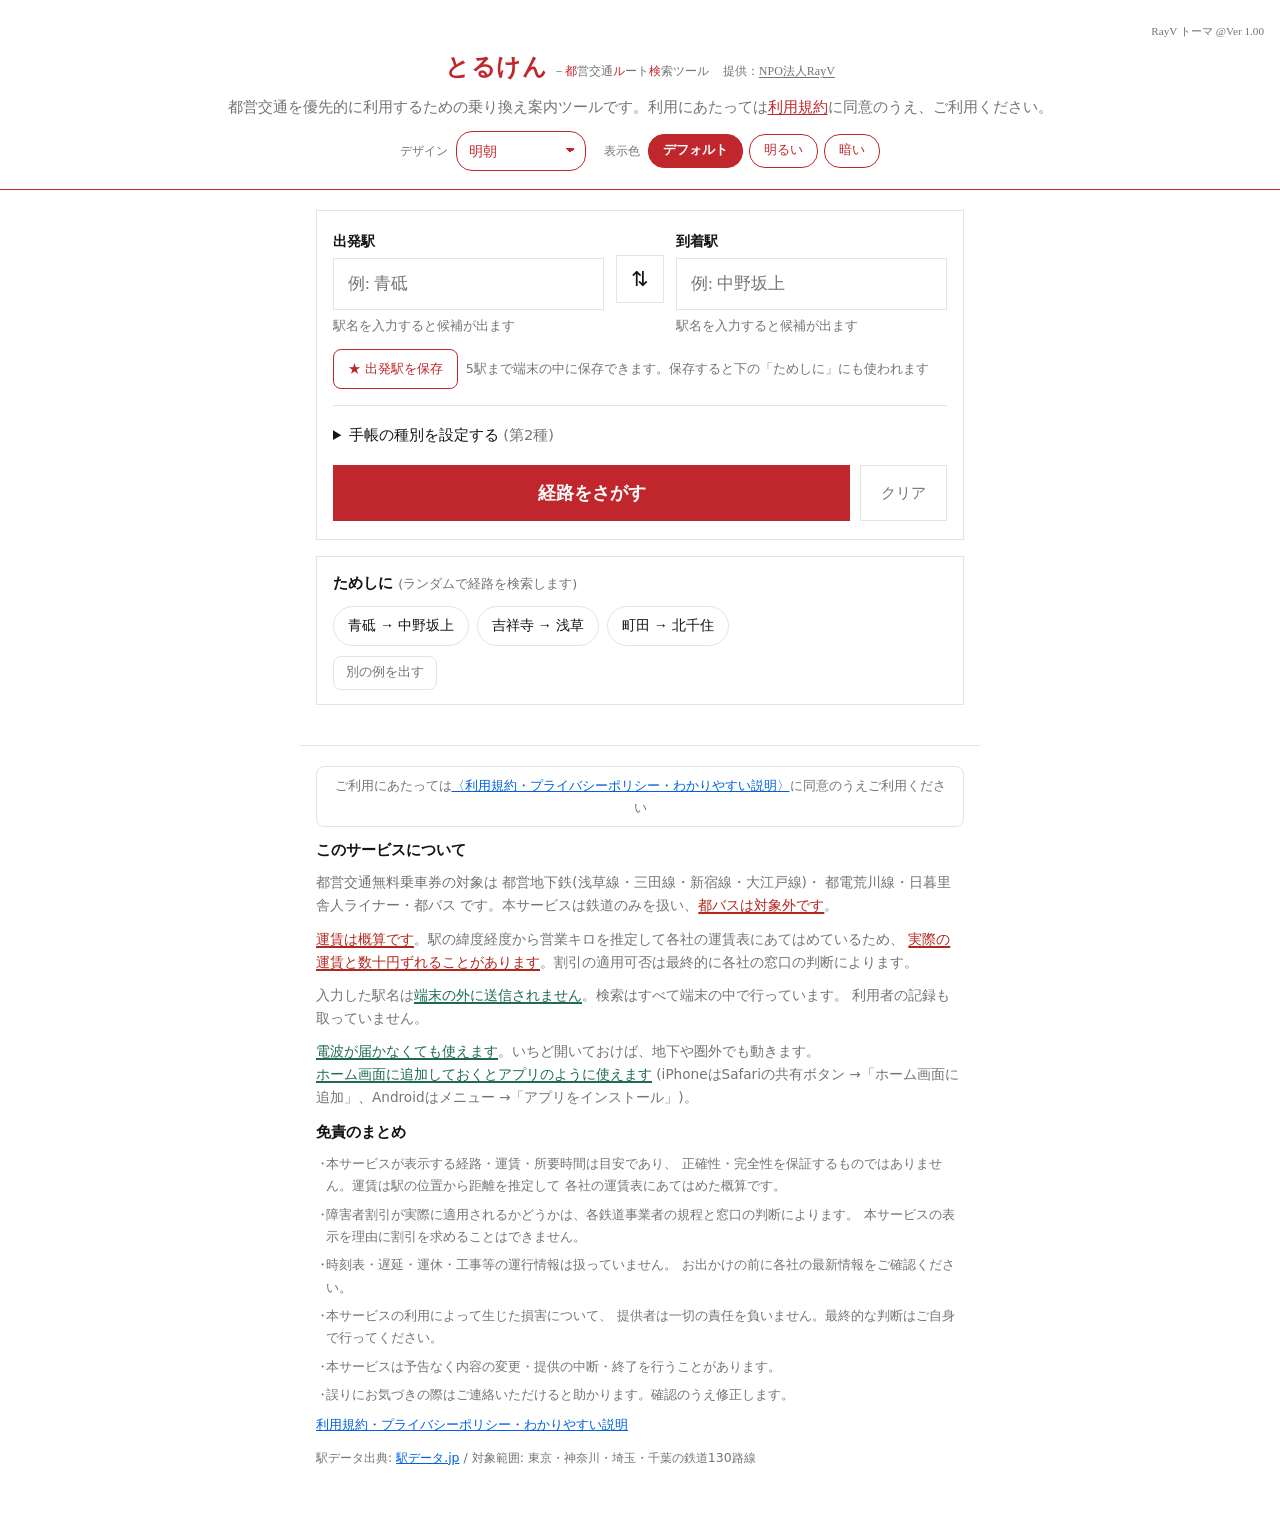
<file: index.html>
<!DOCTYPE html>
<html lang="ja">
<head>
<meta charset="UTF-8" />
<meta name="viewport" content="width=device-width, initial-scale=1.0" />
<title>とるけん－都営交通ルート検索ツール</title>
<meta name="description" content="都営交通を優先的に利用するための乗り換え案内ツール。都営交通無料乗車券をお持ちの方に向けて、出発する駅から目的の駅まで、都営線を最大限に使う経路と概算運賃を案内します。" />
<link rel="stylesheet" href="style.css" />

<link rel="manifest" href="manifest.webmanifest" />
<meta name="theme-color" content="#c0272d" />
<link rel="icon" href="icons/favicon-32.png" sizes="32x32" />
<link rel="apple-touch-icon" href="icons/apple-touch-icon.png" />
<meta name="apple-mobile-web-app-capable" content="yes" />
<meta name="apple-mobile-web-app-status-bar-style" content="default" />
<meta name="apple-mobile-web-app-title" content="とるけん" />
</head>
<body>

<a class="skip-link" href="#result">検索結果へ移動</a>

<div id="updateBar" class="update-bar" role="status" hidden>
  <span>新しいデータがあります。</span>
  <button type="button" id="updateBtn">更新する</button>
</div>

<header class="site-header">
  <div class="ver-badge" id="verBadge">RayV トーマ @Ver 1.00</div>
  <!-- 「とるけん」の由来が読み取れるよう、都営交通ルート検索の
       「都」「ル」「検」だけ色を変えている(太字にはしない) -->
  <h1>とるけん<small class="title-formal">－<span class="tr-hl">都</span>営交通<span class="tr-hl">ル</span>ート<span class="tr-hl">検</span>索ツール <span class="title-provider">提供：<a href="https://x.com/rayv_staff" target="_blank" rel="noopener">NPO法人RayV</a></span></small></h1>
  <p class="tagline">都営交通を優先的に利用するための乗り換え案内ツールです。利用にあたっては<a href="rayv_toruken_kiyaku_policy.html">利用規約</a>に同意のうえ、ご利用ください。</p>
  <div class="look-switch">
    <div class="skin-switch">
      <label class="sw-label" for="skinSelect">デザイン</label>
      <select id="skinSelect">
        <option value="mincho">明朝</option>
        <option value="sign">サインボード</option>
        <option value="ticket">きっぷ</option>
        <option value="block">ブロック</option>
        <option value="map">路線図</option>
        <option value="soft">やわらか</option>
        <option value="classic">初代</option>
      </select>
    </div>
    <div class="theme-switch" role="group" aria-label="表示色の選択">
      <span class="sw-label" aria-hidden="true">表示色</span>
      <button type="button" data-theme-set="default" aria-pressed="true">デフォルト</button>
      <button type="button" data-theme-set="light" aria-pressed="false">明るい</button>
      <button type="button" data-theme-set="dark" aria-pressed="false">暗い</button>
    </div>
  </div>
</header>

<main>
  <form id="searchForm" class="search-card" novalidate>
    <div class="io-row">
      <div class="ac-field">
        <label for="fromInput">出発駅</label>
        <input type="text" id="fromInput" class="ac-input" autocomplete="off"
               role="combobox" aria-expanded="false" aria-autocomplete="list"
               aria-controls="fromList" aria-describedby="fromHelp"
               placeholder="例: 青砥" />
        <p id="fromHelp" class="help">駅名を入力すると候補が出ます</p>
        <ul id="fromList" class="ac-list" role="listbox" aria-label="出発駅の候補" hidden></ul>
        <div class="saved-row" id="savedFrom" hidden>
          <span class="saved-label">よく使う駅:</span>
          <span class="saved-chips"></span>
        </div>
      </div>

      <button type="button" id="swapBtn" class="swap-btn" aria-label="出発駅と到着駅を入れかえる">
        <span aria-hidden="true">⇅</span>
      </button>

      <div class="ac-field">
        <label for="toInput">到着駅</label>
        <input type="text" id="toInput" class="ac-input" autocomplete="off"
               role="combobox" aria-expanded="false" aria-autocomplete="list"
               aria-controls="toList" aria-describedby="toHelp"
               placeholder="例: 中野坂上" />
        <p id="toHelp" class="help">駅名を入力すると候補が出ます</p>
        <ul id="toList" class="ac-list" role="listbox" aria-label="到着駅の候補" hidden></ul>
      </div>
    </div>

    <p class="star-hint">
      <button type="button" id="starBtn" class="star-btn">★ 出発駅を保存</button>
      <span class="help">5駅まで端末の中に保存できます。保存すると下の「ためしに」にも使われます</span>
    </p>

    <details class="options">
      <summary>手帳の種別を設定する<span class="opt-summary" id="optSummary"></span></summary>
      <fieldset>
        <legend>手帳の種別</legend>
        <label class="radio"><input type="radio" name="kind" value="type2" checked /> 第2種(本人のみ割引)</label>
        <label class="radio"><input type="radio" name="kind" value="type1" /> 第1種(介護者も割引)</label>
      </fieldset>
      <label class="check"><input type="checkbox" id="companion" /> 介護者と一緒に乗る</label>
      <p class="help">
        <strong>他社線の割引は、ひとりで乗ると多くの場合きかない</strong>ため、
        都営線をどれだけ使えるかで運賃が決まります。
        JR・東京メトロ・東急・東武・小田急・京急・京王などは、ひとりで乗る場合
        片道100kmを超えないと割引になりません(都内はすべて100km未満です)。
        京成線は自社線内なら距離に関係なく半額です。
        第1種で介護者と一緒に乗るときは、どの社も距離に関係なく半額になります。
      </p>
    </details>

    <div class="btn-row">
      <button type="submit" class="go-btn">経路をさがす</button>
      <button type="button" id="clearBtn" class="clear-btn">クリア</button>
    </div>
  </form>

  <section class="tryout" aria-labelledby="tryHead">
    <h2 id="tryHead" class="try-head">ためしに <span class="try-note">(ランダムで経路を検索します)</span></h2>
    <p class="ex" id="exampleRow"></p>
    <button type="button" id="reshuffleBtn" class="reshuffle">別の例を出す</button>
  </section>

  <section class="history" id="historySec" aria-labelledby="histHead" hidden>
    <h2 id="histHead" class="try-head">さっき調べた経路</h2>
    <ul class="hist-list" id="historyList"></ul>
    <button type="button" id="histClearBtn" class="reshuffle">履歴を消す</button>
  </section>

  <section id="result" class="result" aria-live="polite" aria-atomic="false"></section>
</main>

<footer class="site-footer">
  <p class="consent-bar">ご利用にあたっては<a href="rayv_toruken_kiyaku_policy.html">〈利用規約・プライバシーポリシー・わかりやすい説明〉</a>に同意のうえご利用ください</p>
  <h2>このサービスについて</h2>
  <p>
    都営交通無料乗車券の対象は 都営地下鉄(浅草線・三田線・新宿線・大江戸線)・
    都電荒川線・日暮里舎人ライナー・都バス です。本サービスは鉄道のみを扱い、<span class="em-warn">都バスは対象外です</span>。
  </p>
  <p>
    <span class="em-warn">運賃は概算です</span>。駅の緯度経度から営業キロを推定して各社の運賃表にあてはめているため、
    <span class="em-warn">実際の運賃と数十円ずれることがあります</span>。割引の適用可否は最終的に各社の窓口の判断によります。
  </p>
  <p>
    入力した駅名は<span class="em-ok">端末の外に送信されません</span>。検索はすべて端末の中で行っています。
    利用者の記録も取っていません。
  </p>
  <p>
    <span class="em-ok">電波が届かなくても使えます</span>。いちど開いておけば、地下や圏外でも動きます。<br />
    <span class="em-ok">ホーム画面に追加しておくとアプリのように使えます</span>
    (iPhoneはSafariの共有ボタン →「ホーム画面に追加」、Androidはメニュー →「アプリをインストール」)。
  </p>
  <h2>免責のまとめ</h2>
  <ul class="terms">
    <li>本サービスが表示する経路・運賃・所要時間は目安であり、
      正確性・完全性を保証するものではありません。運賃は駅の位置から距離を推定して
      各社の運賃表にあてはめた概算です。</li>
    <li>障害者割引が実際に適用されるかどうかは、各鉄道事業者の規程と窓口の判断によります。
      本サービスの表示を理由に割引を求めることはできません。</li>
    <li>時刻表・遅延・運休・工事等の運行情報は扱っていません。
      お出かけの前に各社の最新情報をご確認ください。</li>
    <li>本サービスの利用によって生じた損害について、
      提供者は一切の責任を負いません。最終的な判断はご自身で行ってください。</li>
    <li>本サービスは予告なく内容の変更・提供の中断・終了を行うことがあります。</li>
    <li>誤りにお気づきの際はご連絡いただけると助かります。確認のうえ修正します。</li>
  </ul>
  <p class="terms-link"><a href="rayv_toruken_kiyaku_policy.html">利用規約・プライバシーポリシー・わかりやすい説明</a></p>
  <p class="src">
    駅データ出典: <a href="https://ekidata.jp/" target="_blank" rel="noopener">駅データ.jp</a>
    / 対象範囲: 東京・神奈川・埼玉・千葉の鉄道130路線
  </p>
  <!-- データ作成日とアプリのバージョンは、ふだんの利用に要らない技術情報なので
       表示色を「暗い」にしたときだけ出す(style.css の .src-tech) -->
  <p class="src src-tech">
    データ作成日: <span id="dataDate">—</span>
    / アプリのバージョン: <span id="appVersion">—</span>
  </p>
</footer>

<script src="fares.js"></script>
<script src="router.js"></script>
<script src="app.js"></script>
<script src="mshiki.js"></script>
</body>
</html>
</file>
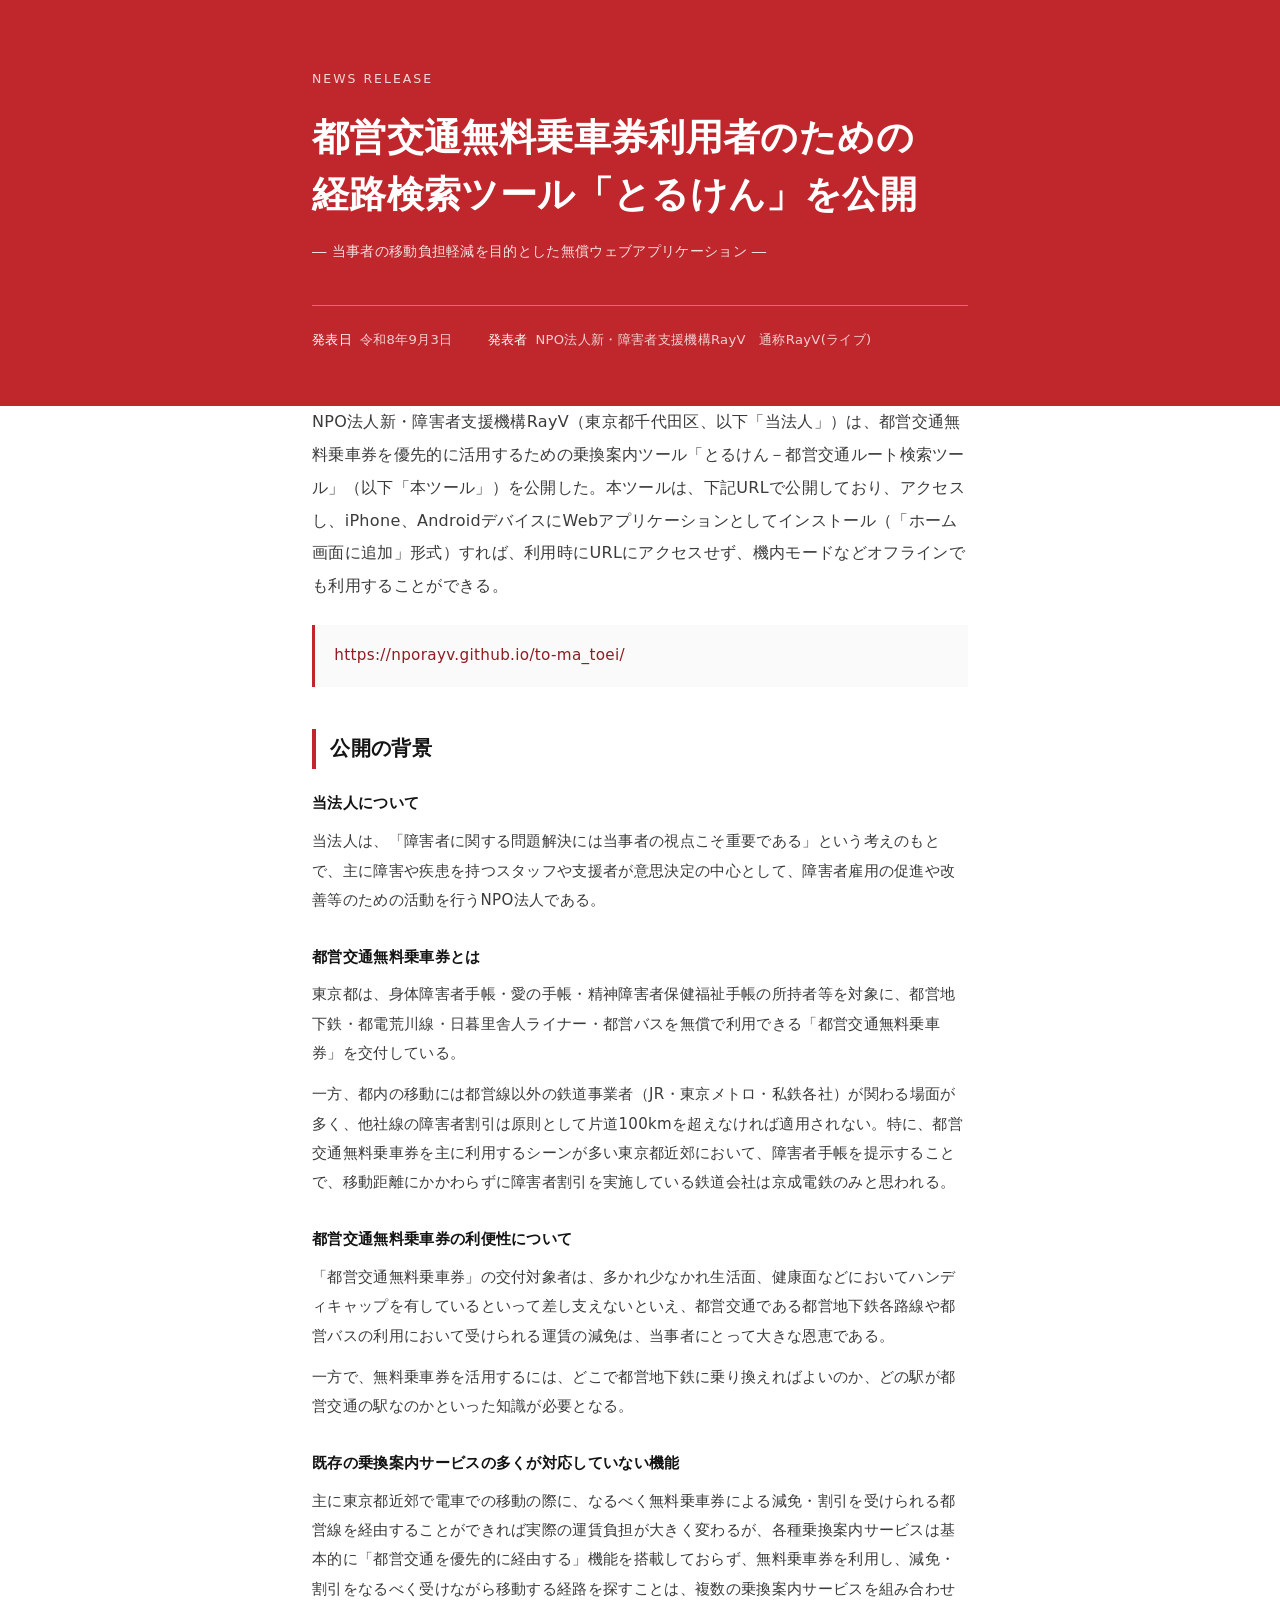
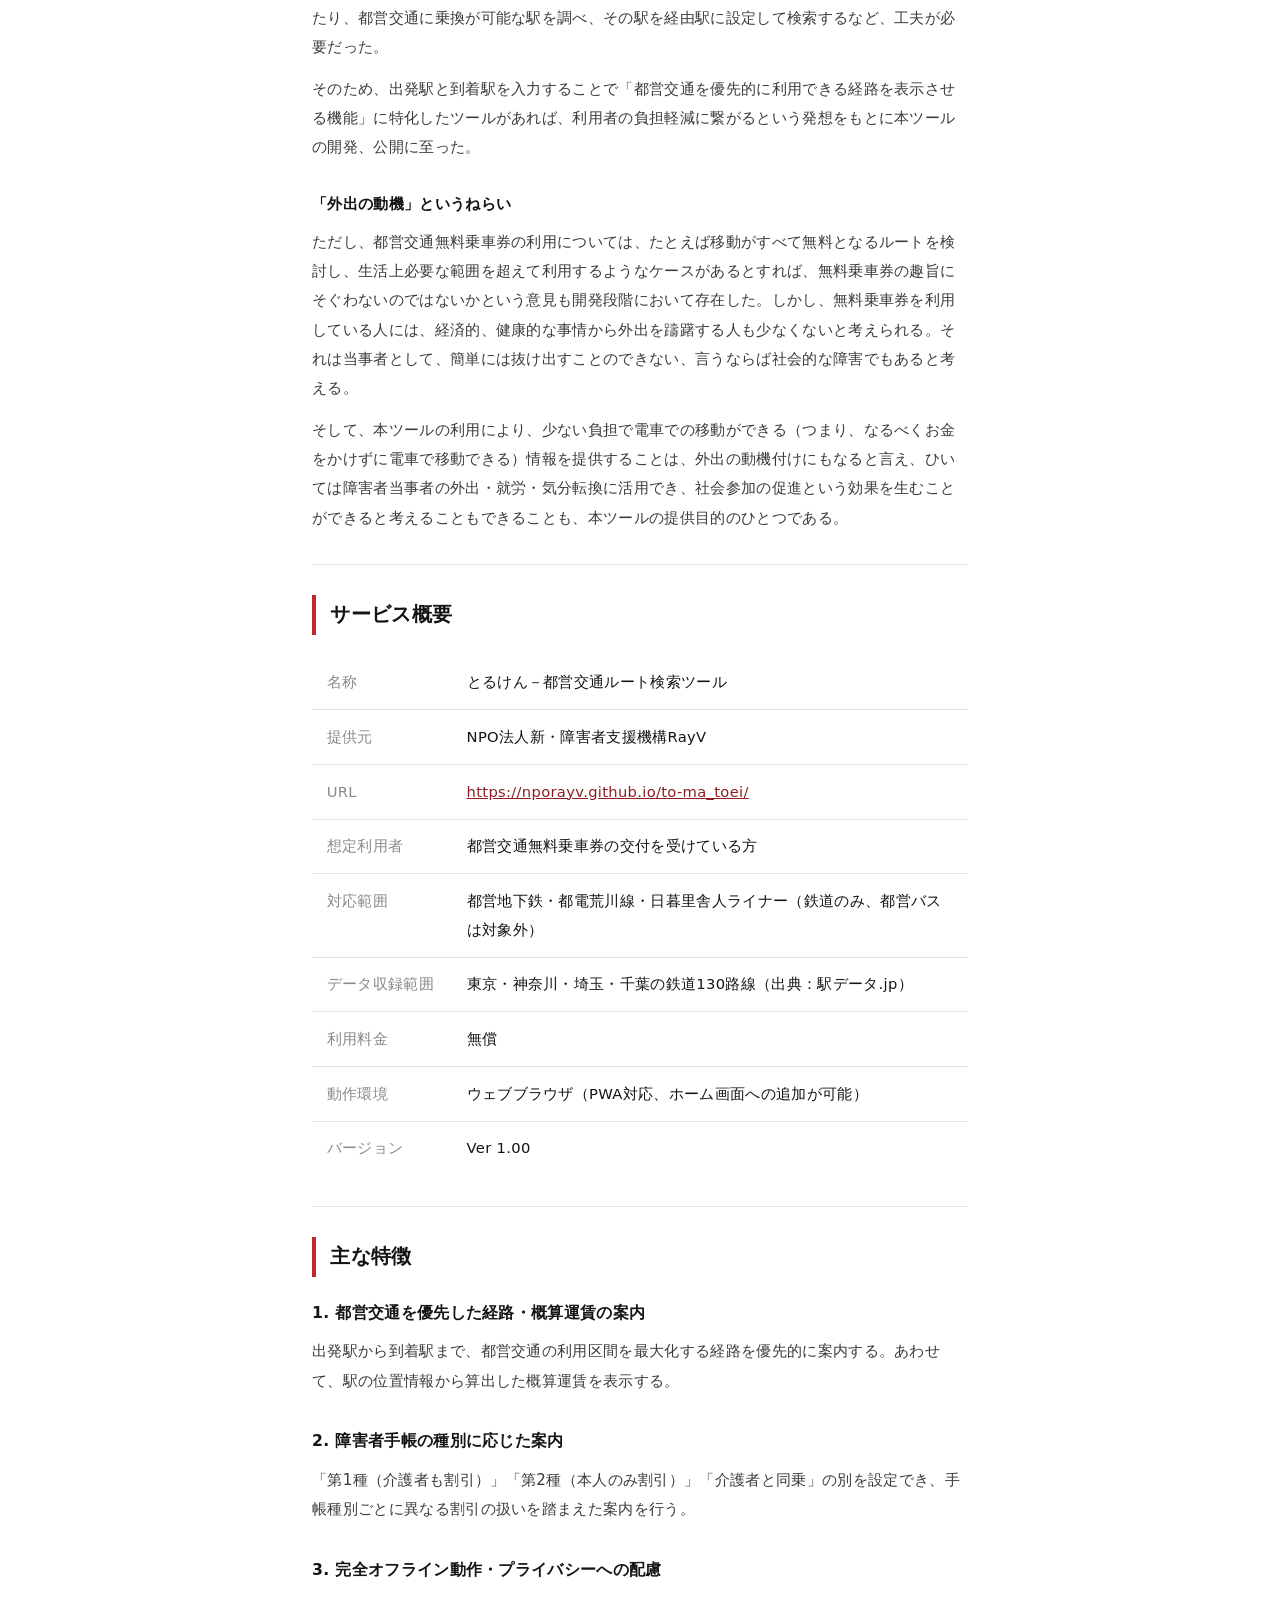
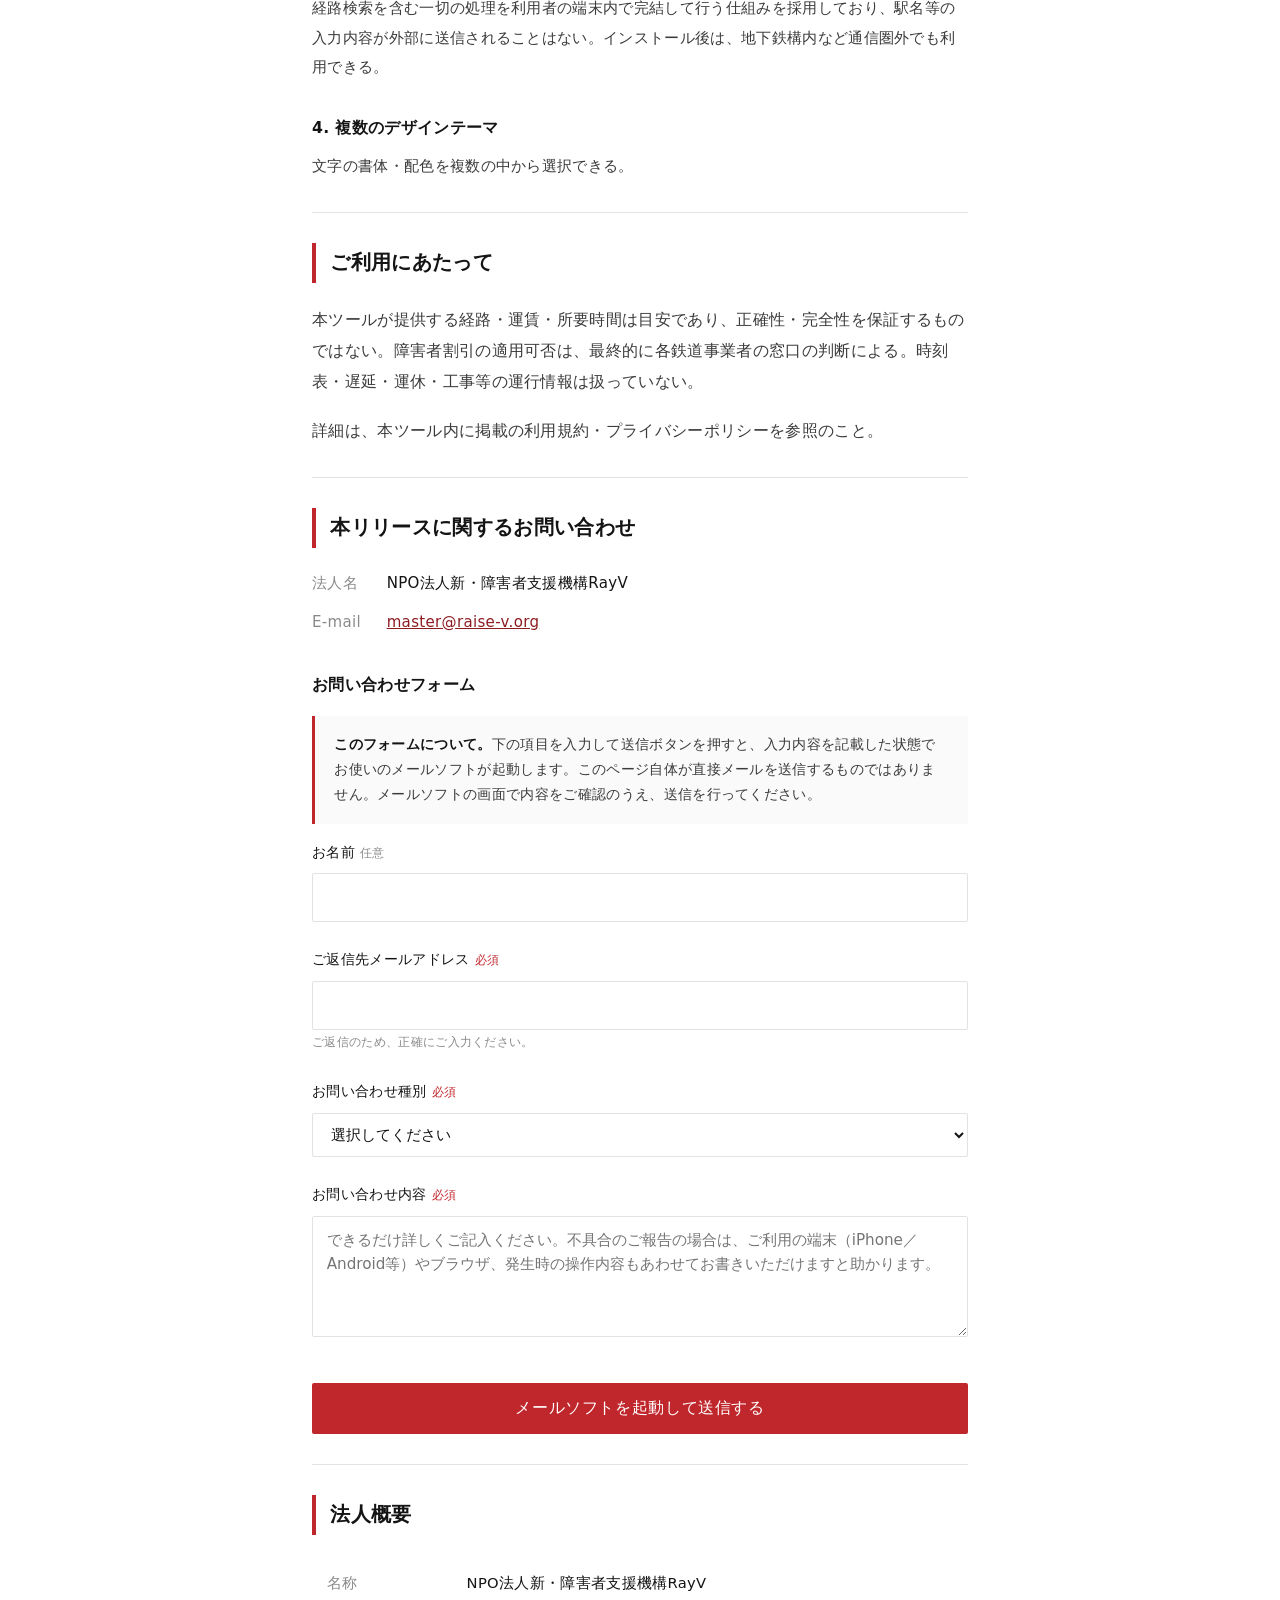
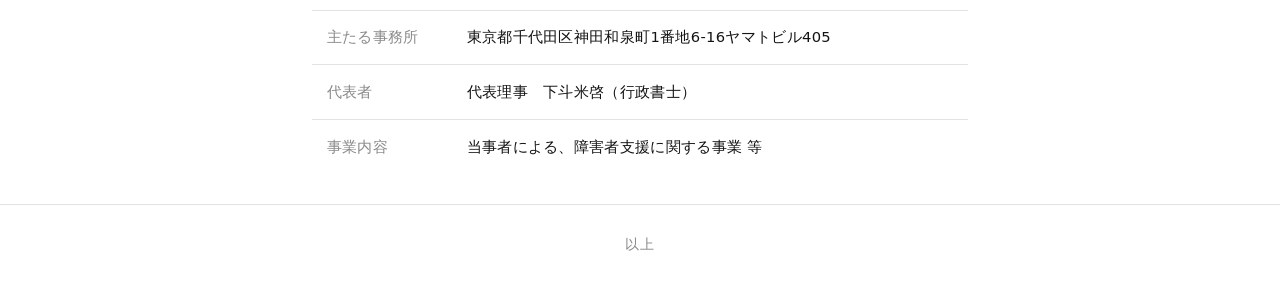
<file: press-release.html>
<!DOCTYPE html>
<html lang="ja">
<head>
<meta charset="utf-8">
<meta name="viewport" content="width=device-width, initial-scale=1">
<title>NEWS RELEASE｜都営交通無料乗車券利用者のための経路検索ツール「とるけん」を公開｜NPO法人新・障害者支援機構RayV</title>
<style>
:root{--red:#C0272D;--red-d:#8E1D22;--ink:#141414;--body:#3B3B3B;--mute:#8A8A8A;--rule:#E2E2E2;--paper:#FFFFFF}
*{box-sizing:border-box}
html{-webkit-text-size-adjust:100%;scroll-behavior:smooth}
@media (prefers-reduced-motion:reduce){html{scroll-behavior:auto}*{transition:none!important}}
body{margin:0;background:var(--paper);color:var(--body);font-family:"Hiragino Sans","Hiragino Kaku Gothic ProN","Yu Gothic Medium","Yu Gothic","Noto Sans JP","Meiryo",system-ui,sans-serif;font-size:16px;line-height:1.95;letter-spacing:.02em;font-feature-settings:"palt";-webkit-font-smoothing:antialiased}
.wrap{width:100%;max-width:46rem;margin:0 auto;padding:0 clamp(1.25rem,5vw,2.5rem)}
a{color:var(--red-d)}

.masthead{background:var(--red);color:#fff;padding:clamp(2.6rem,8vw,4.2rem) 0 clamp(2.2rem,6vw,3rem)}
.masthead .label{margin:0 0 1.1rem;font-size:.78rem;letter-spacing:.16em;color:rgba(255,255,255,.82);font-weight:500}
.masthead h1{margin:0;font-family:"Hiragino Mincho ProN","Yu Mincho","YuMincho","Noto Serif JP","MS PMincho",serif;font-weight:700;font-size:clamp(1.55rem,5.2vw,2.3rem);line-height:1.55;letter-spacing:.01em;color:#fff}
.masthead .sub{margin:1rem 0 0;font-size:.9rem;color:rgba(255,255,255,.85);font-weight:400;line-height:1.7}
.masthead .meta{display:flex;flex-wrap:wrap;margin-top:clamp(1.8rem,5vw,2.6rem);padding-top:1.3rem;border-top:1px solid rgba(255,255,255,.32);font-size:.82rem;color:rgba(255,255,255,.78)}
.masthead .meta span{margin:0 2.2rem .35rem 0;display:inline-block}
.masthead .meta b{color:#fff;font-weight:500;margin-right:.6em}

main{padding:clamp(2.4rem,6vw,3.4rem) 0 1rem}
.lede{font-size:1rem;line-height:2.05;margin:0 0 1.4rem}
.url-block{margin:0 0 2.6rem;padding:1rem 1.2rem;background:#FAFAFA;border-left:3px solid var(--red);font-size:.95rem;word-break:break-all}
.url-block a{text-decoration:none;font-weight:500}
.url-block a:hover{text-decoration:underline}

.sec{padding:1.9rem 0;border-top:1px solid var(--rule)}
.sec:first-of-type{border-top:none;padding-top:0}
.sec.avoid{page-break-inside:avoid}
.sec h2{margin:0 0 1.3rem;font-family:"Hiragino Mincho ProN","Yu Mincho","YuMincho","Noto Serif JP","MS PMincho",serif;font-weight:700;font-size:1.28rem;color:var(--ink);padding-left:.9rem;border-left:4px solid var(--red)}
.sec p{margin:0 0 1.1em}
.sec p:last-child{margin-bottom:0}

.subsec{margin-bottom:1.7rem;page-break-inside:avoid}
.subsec:last-child{margin-bottom:0}
.subsec h3{margin:0 0 .5rem;font-size:.96rem;font-weight:700;color:var(--ink)}
.subsec p{font-size:.94rem;margin:0 0 .8em}
.subsec p:last-child{margin-bottom:0}

.feature{margin-bottom:1.9rem;page-break-inside:avoid}
.feature:last-child{margin-bottom:0}
.feature h3{margin:0 0 .55rem;font-size:.98rem;font-weight:700;color:var(--ink)}
.feature p{margin:0;font-size:.94rem}

table.info{width:100%;border-collapse:collapse;font-size:.92rem}
table.info tr{page-break-inside:avoid}
table.info th,table.info td{text-align:left;padding:.85em 1em;border-top:1px solid var(--rule);vertical-align:top}
table.info tr:first-child th,table.info tr:first-child td{border-top:none}
table.info th{width:9.5em;color:var(--mute);font-weight:500;white-space:nowrap}
table.info td{color:var(--ink)}

.contact dl{margin:0 0 2rem;display:grid;grid-template-columns:auto 1fr;gap:.6rem 1.6rem;font-size:.94rem}
.contact dt{color:var(--mute)}
.contact dd{margin:0;color:var(--ink)}

.formblock{page-break-inside:avoid}
.formblock h3{margin:0 0 1rem;font-size:1rem;font-weight:700;color:var(--ink)}
.notice{background:#FAFAFA;border-left:3px solid var(--red);padding:1rem 1.2rem;font-size:.85rem;color:var(--body);margin-bottom:1.8rem;line-height:1.85}
.notice b{color:var(--ink)}
.field{margin-bottom:1.5rem}
.field label{display:block;font-size:.85rem;font-weight:500;color:var(--ink);margin-bottom:.5rem}
.field .req{color:var(--red);font-weight:500;margin-left:.4em;font-size:.78rem}
.field .opt{color:var(--mute);font-weight:400;margin-left:.4em;font-size:.78rem}
.field input[type=text],.field input[type=email],.field select,.field textarea{
  width:100%;padding:.75em .9em;border:1px solid var(--rule);border-radius:2px;
  font-family:inherit;font-size:.95rem;color:var(--ink);background:#fff;line-height:1.6
}
.field textarea{resize:vertical;min-height:8em}
.field input:focus,.field select:focus,.field textarea:focus{outline:2px solid var(--red);outline-offset:1px;border-color:var(--red)}
.hint{margin-top:.4rem;font-size:.78rem;color:var(--mute)}
.actions{margin-top:2.2rem}
button.submit{
  display:block;width:100%;padding:.95em 1em;background:var(--red);color:#fff;border:none;border-radius:2px;
  font-family:inherit;font-size:.98rem;font-weight:500;letter-spacing:.04em;cursor:pointer;transition:background .15s
}
button.submit:hover{background:var(--red-d)}
.err{color:var(--red-d);font-size:.82rem;margin-top:.7rem;display:none}

footer{padding:1.6rem 0 1.6rem;border-top:1px solid var(--rule);text-align:center}
footer p{margin:0;color:var(--mute);font-size:.85rem;letter-spacing:.08em}
</style>
</head>
<body>

<header class="masthead">
  <div class="wrap">
    <p class="label">NEWS RELEASE</p>
    <h1>都営交通無料乗車券利用者のための<br>経路検索ツール「とるけん」を公開</h1>
    <p class="sub">― 当事者の移動負担軽減を目的とした無償ウェブアプリケーション ―</p>
    <div class="meta">
      <span><b>発表日</b>令和8年9月3日</span>
      <span><b>発表者</b>NPO法人新・障害者支援機構RayV　通称RayV(ライブ)</span>
    </div>
  </div>
</header>

<main class="wrap">
  <p class="lede">NPO法人新・障害者支援機構RayV（東京都千代田区、以下「当法人」）は、都営交通無料乗車券を優先的に活用するための乗換案内ツール「とるけん－都営交通ルート検索ツール」（以下「本ツール」）を公開した。本ツールは、下記URLで公開しており、アクセスし、iPhone、AndroidデバイスにWebアプリケーションとしてインストール（「ホーム画面に追加」形式）すれば、利用時にURLにアクセスせず、機内モードなどオフラインでも利用することができる。</p>
  <p class="url-block"><a href="https://nporayv.github.io/to-ma_toei/" target="_blank" rel="noopener">https://nporayv.github.io/to-ma_toei/</a></p>

  <section class="sec">
    <h2>公開の背景</h2>

    <div class="subsec">
      <h3>当法人について</h3>
      <p>当法人は、「障害者に関する問題解決には当事者の視点こそ重要である」という考えのもとで、主に障害や疾患を持つスタッフや支援者が意思決定の中心として、障害者雇用の促進や改善等のための活動を行うNPO法人である。</p>
    </div>

    <div class="subsec">
      <h3>都営交通無料乗車券とは</h3>
      <p>東京都は、身体障害者手帳・愛の手帳・精神障害者保健福祉手帳の所持者等を対象に、都営地下鉄・都電荒川線・日暮里舎人ライナー・都営バスを無償で利用できる「都営交通無料乗車券」を交付している。</p>
      <p>一方、都内の移動には都営線以外の鉄道事業者（JR・東京メトロ・私鉄各社）が関わる場面が多く、他社線の障害者割引は原則として片道100kmを超えなければ適用されない。特に、都営交通無料乗車券を主に利用するシーンが多い東京都近郊において、障害者手帳を提示することで、移動距離にかかわらずに障害者割引を実施している鉄道会社は京成電鉄のみと思われる。</p>
    </div>

    <div class="subsec">
      <h3>都営交通無料乗車券の利便性について</h3>
      <p>「都営交通無料乗車券」の交付対象者は、多かれ少なかれ生活面、健康面などにおいてハンディキャップを有しているといって差し支えないといえ、都営交通である都営地下鉄各路線や都営バスの利用において受けられる運賃の減免は、当事者にとって大きな恩恵である。</p>
      <p>一方で、無料乗車券を活用するには、どこで都営地下鉄に乗り換えればよいのか、どの駅が都営交通の駅なのかといった知識が必要となる。</p>
    </div>

    <div class="subsec">
      <h3>既存の乗換案内サービスの多くが対応していない機能</h3>
      <p>主に東京都近郊で電車での移動の際に、なるべく無料乗車券による減免・割引を受けられる都営線を経由することができれば実際の運賃負担が大きく変わるが、各種乗換案内サービスは基本的に「都営交通を優先的に経由する」機能を搭載しておらず、無料乗車券を利用し、減免・割引をなるべく受けながら移動する経路を探すことは、複数の乗換案内サービスを組み合わせたり、都営交通に乗換が可能な駅を調べ、その駅を経由駅に設定して検索するなど、工夫が必要だった。</p>
      <p>そのため、出発駅と到着駅を入力することで「都営交通を優先的に利用できる経路を表示させる機能」に特化したツールがあれば、利用者の負担軽減に繋がるという発想をもとに本ツールの開発、公開に至った。</p>
    </div>

    <div class="subsec">
      <h3>「外出の動機」というねらい</h3>
      <p>ただし、都営交通無料乗車券の利用については、たとえば移動がすべて無料となるルートを検討し、生活上必要な範囲を超えて利用するようなケースがあるとすれば、無料乗車券の趣旨にそぐわないのではないかという意見も開発段階において存在した。しかし、無料乗車券を利用している人には、経済的、健康的な事情から外出を躊躇する人も少なくないと考えられる。それは当事者として、簡単には抜け出すことのできない、言うならば社会的な障害でもあると考える。</p>
      <p>そして、本ツールの利用により、少ない負担で電車での移動ができる（つまり、なるべくお金をかけずに電車で移動できる）情報を提供することは、外出の動機付けにもなると言え、ひいては障害者当事者の外出・就労・気分転換に活用でき、社会参加の促進という効果を生むことができると考えることもできることも、本ツールの提供目的のひとつである。</p>
    </div>
  </section>

  <section class="sec">
    <h2>サービス概要</h2>
    <table class="info">
      <tr><th>名称</th><td>とるけん－都営交通ルート検索ツール</td></tr>
      <tr><th>提供元</th><td>NPO法人新・障害者支援機構RayV</td></tr>
      <tr><th>URL</th><td><a href="https://nporayv.github.io/to-ma_toei/">https://nporayv.github.io/to-ma_toei/</a></td></tr>
      <tr><th>想定利用者</th><td>都営交通無料乗車券の交付を受けている方</td></tr>
      <tr><th>対応範囲</th><td>都営地下鉄・都電荒川線・日暮里舎人ライナー（鉄道のみ、都営バスは対象外）</td></tr>
      <tr><th>データ収録範囲</th><td>東京・神奈川・埼玉・千葉の鉄道130路線（出典：駅データ.jp）</td></tr>
      <tr><th>利用料金</th><td>無償</td></tr>
      <tr><th>動作環境</th><td>ウェブブラウザ（PWA対応、ホーム画面への追加が可能）</td></tr>
      <tr><th>バージョン</th><td>Ver 1.00</td></tr>
    </table>
  </section>

  <section class="sec avoid">
    <h2>主な特徴</h2>

    <div class="feature">
      <h3>1. 都営交通を優先した経路・概算運賃の案内</h3>
      <p>出発駅から到着駅まで、都営交通の利用区間を最大化する経路を優先的に案内する。あわせて、駅の位置情報から算出した概算運賃を表示する。</p>
    </div>

    <div class="feature">
      <h3>2. 障害者手帳の種別に応じた案内</h3>
      <p>「第1種（介護者も割引）」「第2種（本人のみ割引）」「介護者と同乗」の別を設定でき、手帳種別ごとに異なる割引の扱いを踏まえた案内を行う。</p>
    </div>

    <div class="feature">
      <h3>3. 完全オフライン動作・プライバシーへの配慮</h3>
      <p>経路検索を含む一切の処理を利用者の端末内で完結して行う仕組みを採用しており、駅名等の入力内容が外部に送信されることはない。インストール後は、地下鉄構内など通信圏外でも利用できる。</p>
    </div>

    <div class="feature">
      <h3>4. 複数のデザインテーマ</h3>
      <p>文字の書体・配色を複数の中から選択できる。</p>
    </div>
  </section>

  <section class="sec avoid">
    <h2>ご利用にあたって</h2>
    <p>本ツールが提供する経路・運賃・所要時間は目安であり、正確性・完全性を保証するものではない。障害者割引の適用可否は、最終的に各鉄道事業者の窓口の判断による。時刻表・遅延・運休・工事等の運行情報は扱っていない。</p>
    <p>詳細は、本ツール内に掲載の利用規約・プライバシーポリシーを参照のこと。</p>
  </section>

  <section class="sec contact">
    <h2>本リリースに関するお問い合わせ</h2>
    <dl>
      <dt>法人名</dt><dd>NPO法人新・障害者支援機構RayV</dd>
      <dt>E-mail</dt><dd><a href="mailto:master@raise-v.org">master@raise-v.org</a></dd>
    </dl>

    <div class="formblock">
      <h3>お問い合わせフォーム</h3>
      <p class="notice">
        <b>このフォームについて。</b>下の項目を入力して送信ボタンを押すと、入力内容を記載した状態でお使いのメールソフトが起動します。このページ自体が直接メールを送信するものではありません。メールソフトの画面で内容をご確認のうえ、送信を行ってください。
      </p>

      <form id="contact-form">
        <div class="field">
          <label for="f-name">お名前<span class="opt">任意</span></label>
          <input type="text" id="f-name" name="name" autocomplete="name">
        </div>

        <div class="field">
          <label for="f-email">ご返信先メールアドレス<span class="req">必須</span></label>
          <input type="email" id="f-email" name="email" autocomplete="email" required>
          <p class="hint">ご返信のため、正確にご入力ください。</p>
        </div>

        <div class="field">
          <label for="f-type">お問い合わせ種別<span class="req">必須</span></label>
          <select id="f-type" name="type" required>
            <option value="">選択してください</option>
            <option value="使い方について">使い方について</option>
            <option value="不具合のご報告">不具合のご報告</option>
            <option value="ご意見・ご要望">ご意見・ご要望</option>
            <option value="取材・掲載に関するお問い合わせ">取材・掲載に関するお問い合わせ</option>
            <option value="その他">その他</option>
          </select>
        </div>

        <div class="field">
          <label for="f-body">お問い合わせ内容<span class="req">必須</span></label>
          <textarea id="f-body" name="body" required placeholder="できるだけ詳しくご記入ください。不具合のご報告の場合は、ご利用の端末（iPhone／Android等）やブラウザ、発生時の操作内容もあわせてお書きいただけますと助かります。"></textarea>
        </div>

        <div class="actions">
          <button type="submit" class="submit">メールソフトを起動して送信する</button>
          <p class="err" id="err-msg">ご返信先メールアドレスとお問い合わせ内容をご入力ください。</p>
        </div>
      </form>
    </div>
  </section>

  <section class="sec avoid">
    <h2>法人概要</h2>
    <table class="info">
      <tr><th>名称</th><td>NPO法人新・障害者支援機構RayV</td></tr>
      <tr><th>主たる事務所</th><td>東京都千代田区神田和泉町1番地6-16ヤマトビル405</td></tr>
      <tr><th>代表者</th><td>代表理事　下斗米啓（行政書士）</td></tr>
      <tr><th>事業内容</th><td>当事者による、障害者支援に関する事業 等</td></tr>
    </table>
  </section>
</main>

<footer>
  <div class="wrap"><p>以上</p></div>
</footer>

<script>
document.getElementById('contact-form').addEventListener('submit', function(e){
  e.preventDefault();
  var name = document.getElementById('f-name').value.trim();
  var email = document.getElementById('f-email').value.trim();
  var type = document.getElementById('f-type').value;
  var body = document.getElementById('f-body').value.trim();
  var err = document.getElementById('err-msg');

  if(!email || !type || !body){
    err.style.display = 'block';
    return;
  }
  err.style.display = 'none';

  var subject = '【とるけん お問い合わせ】' + type;
  var lines = [];
  lines.push('お問い合わせ種別：' + type);
  lines.push('お名前：' + (name || '（未記入）'));
  lines.push('ご返信先：' + email);
  lines.push('');
  lines.push('----------------------------------------');
  lines.push(body);
  lines.push('----------------------------------------');

  var mailto = 'mailto:master@raise-v.org'
    + '?subject=' + encodeURIComponent(subject)
    + '&body=' + encodeURIComponent(lines.join('\n'));

  window.location.href = mailto;
});
</script>

</body>
</html>
</file>
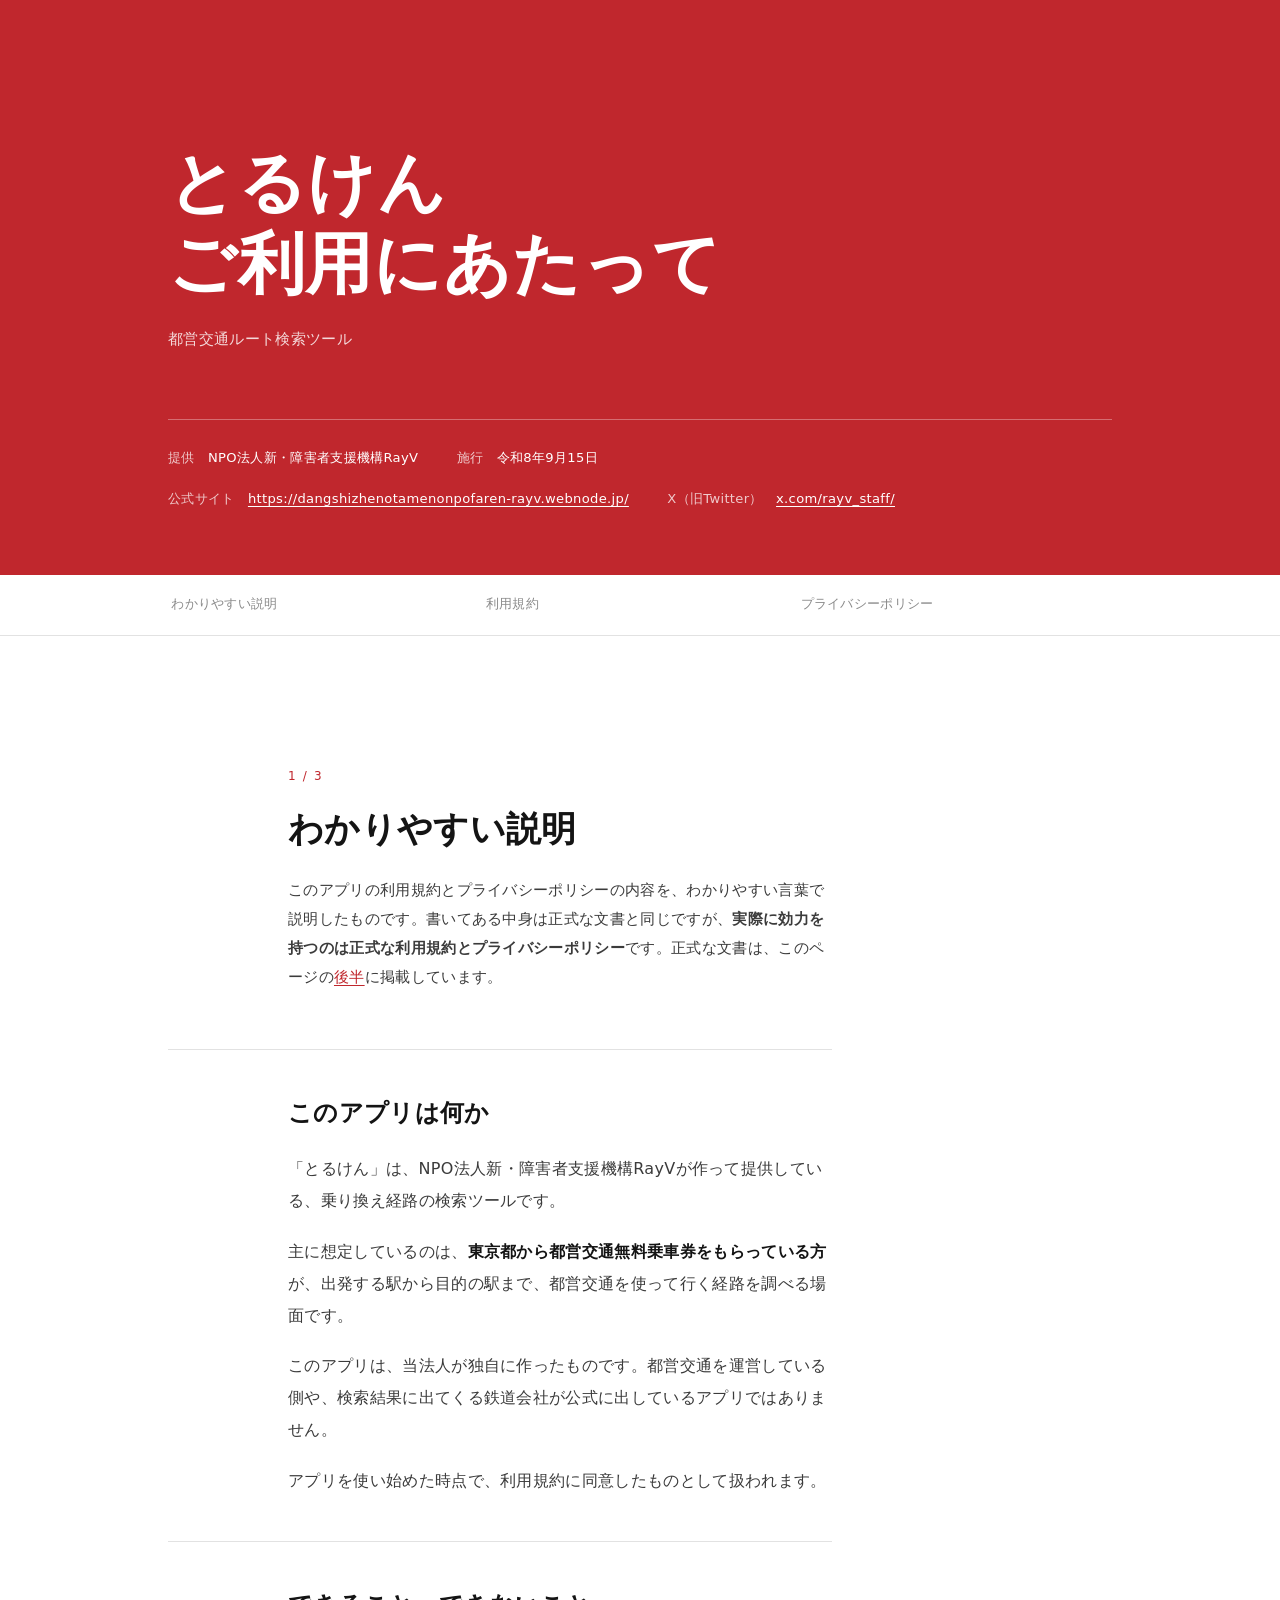
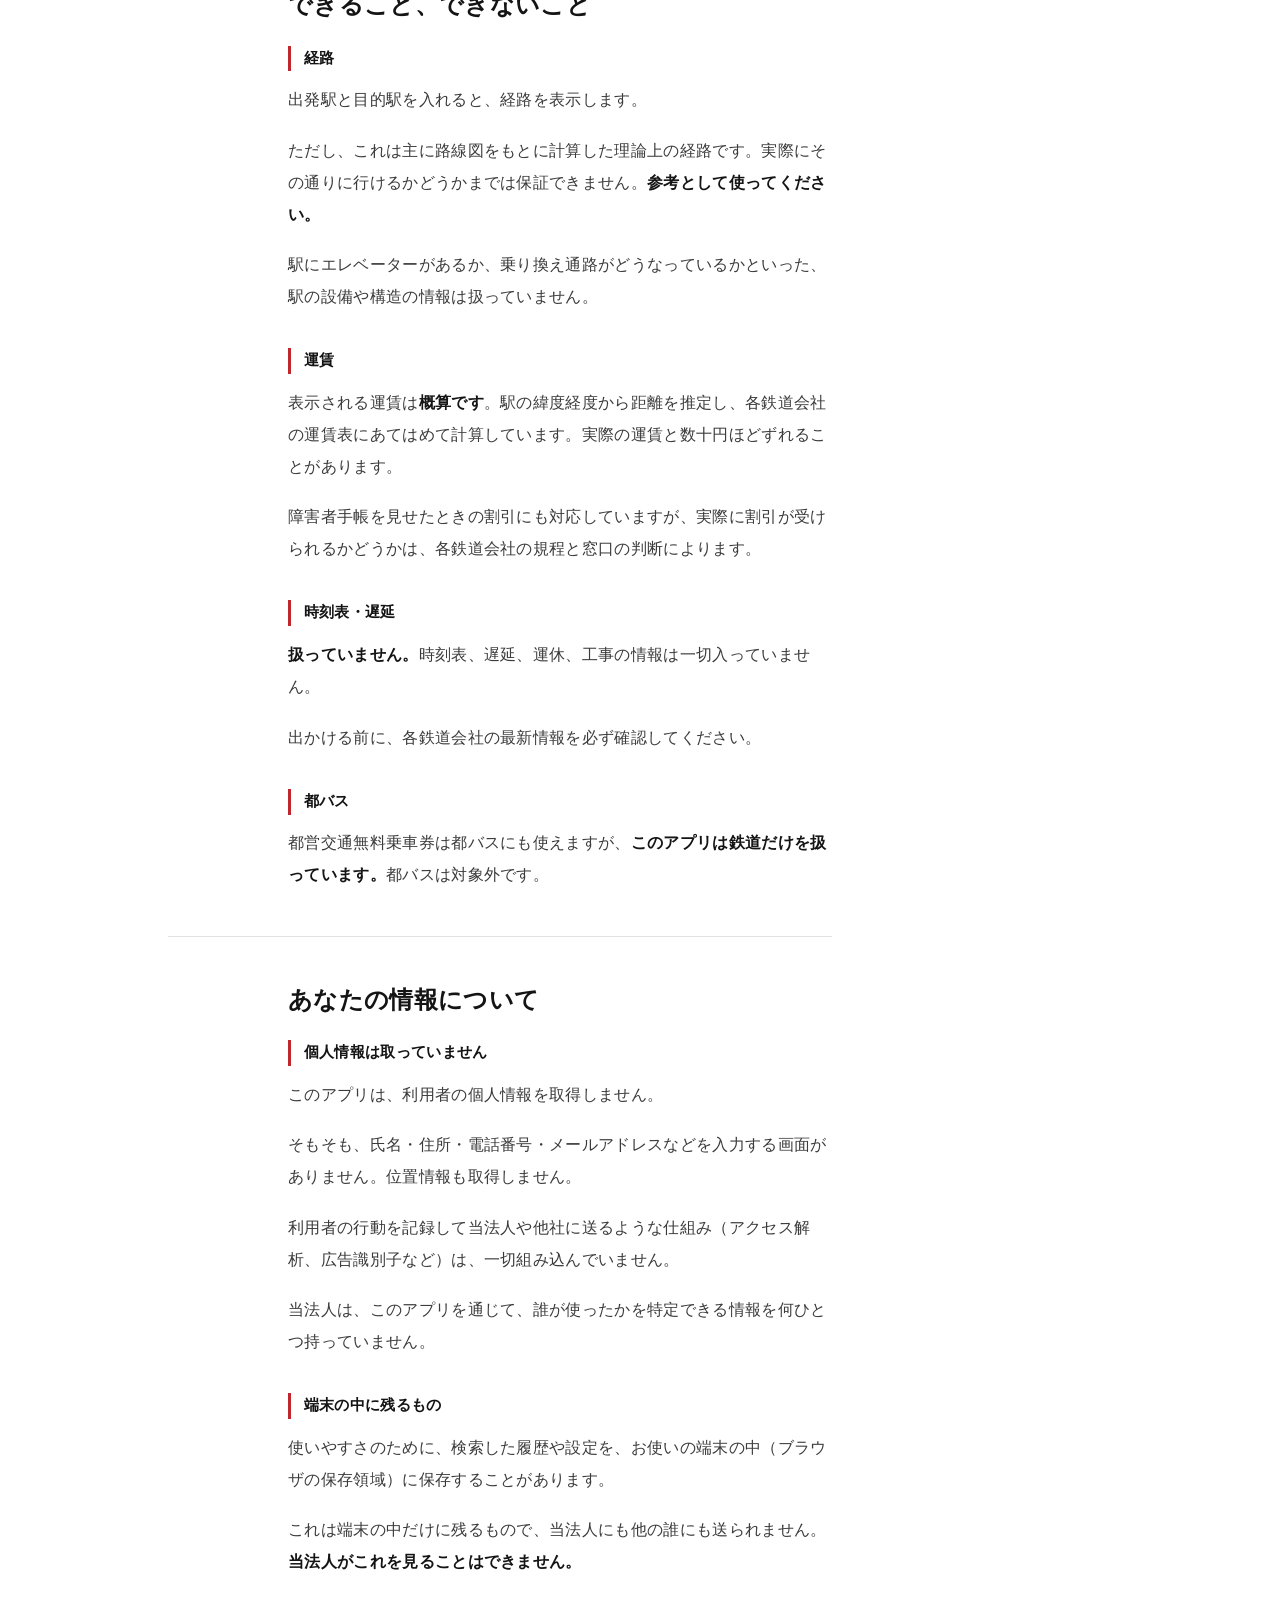
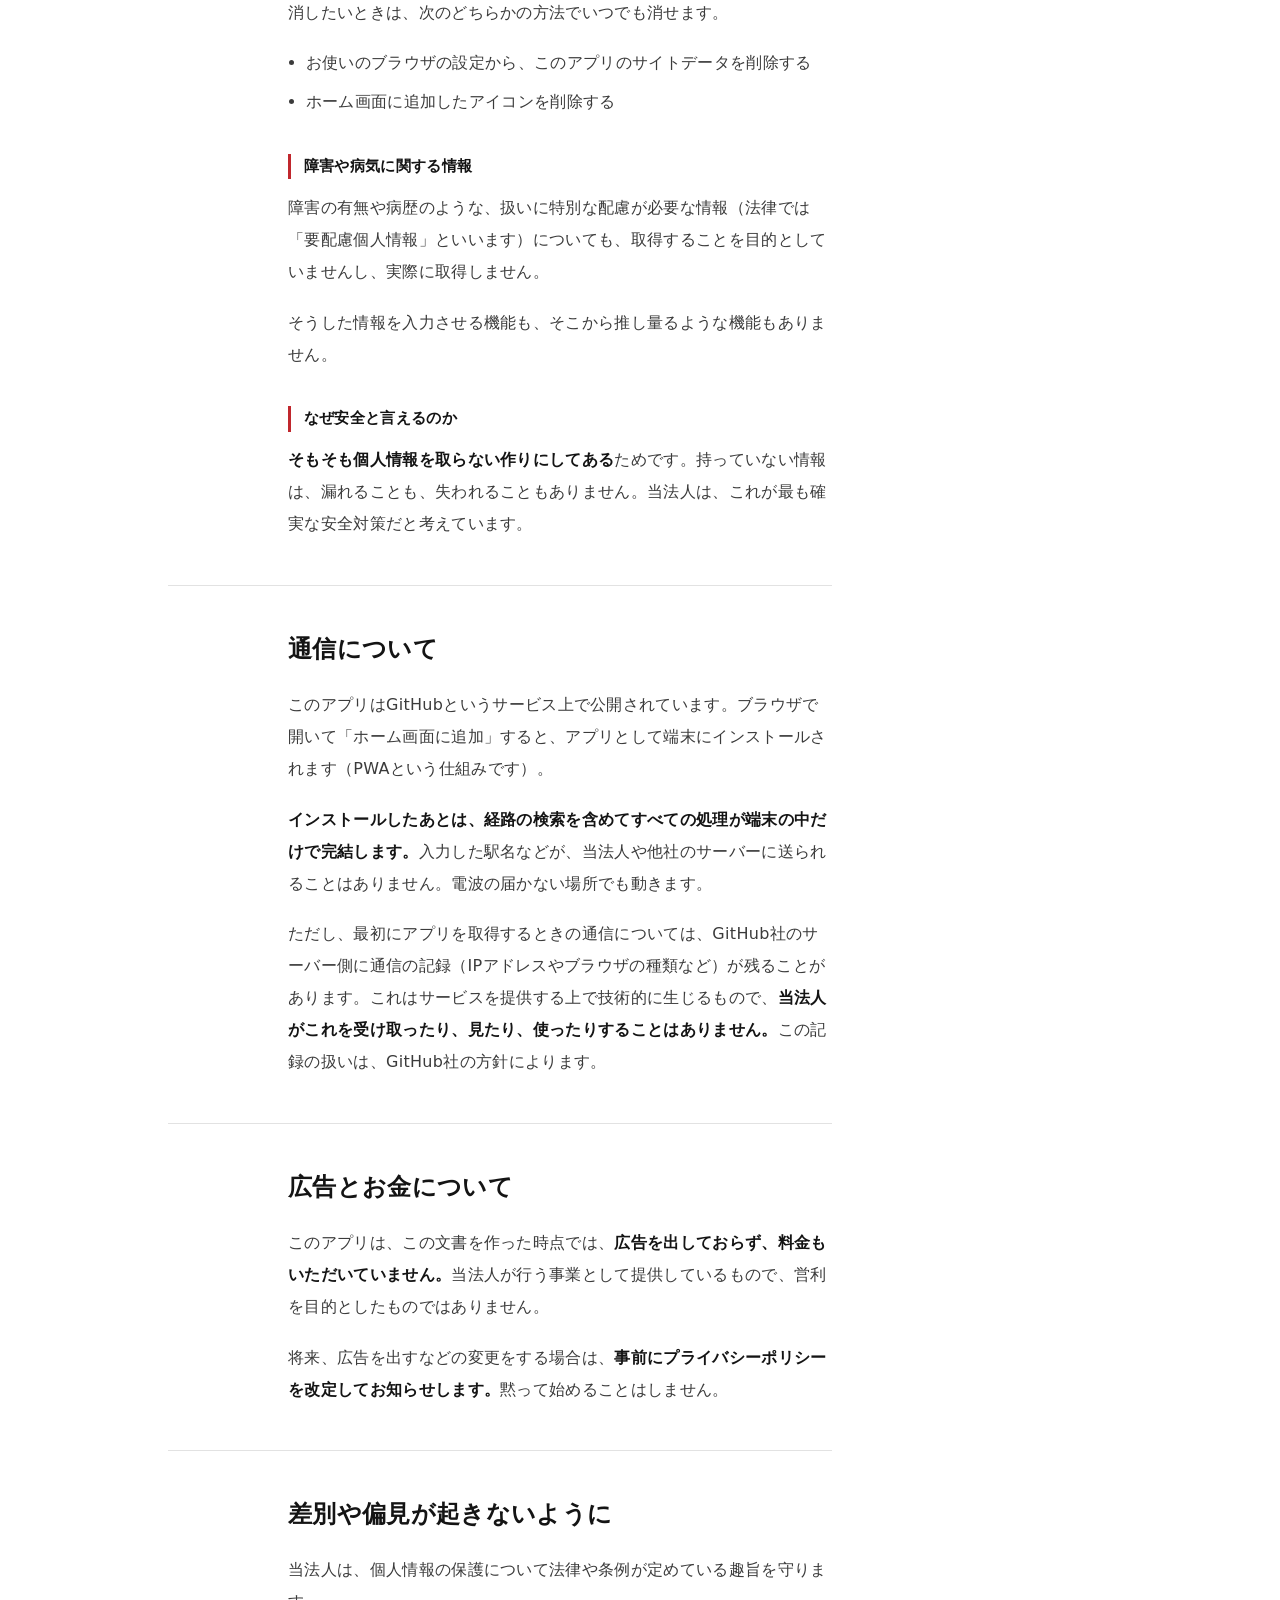
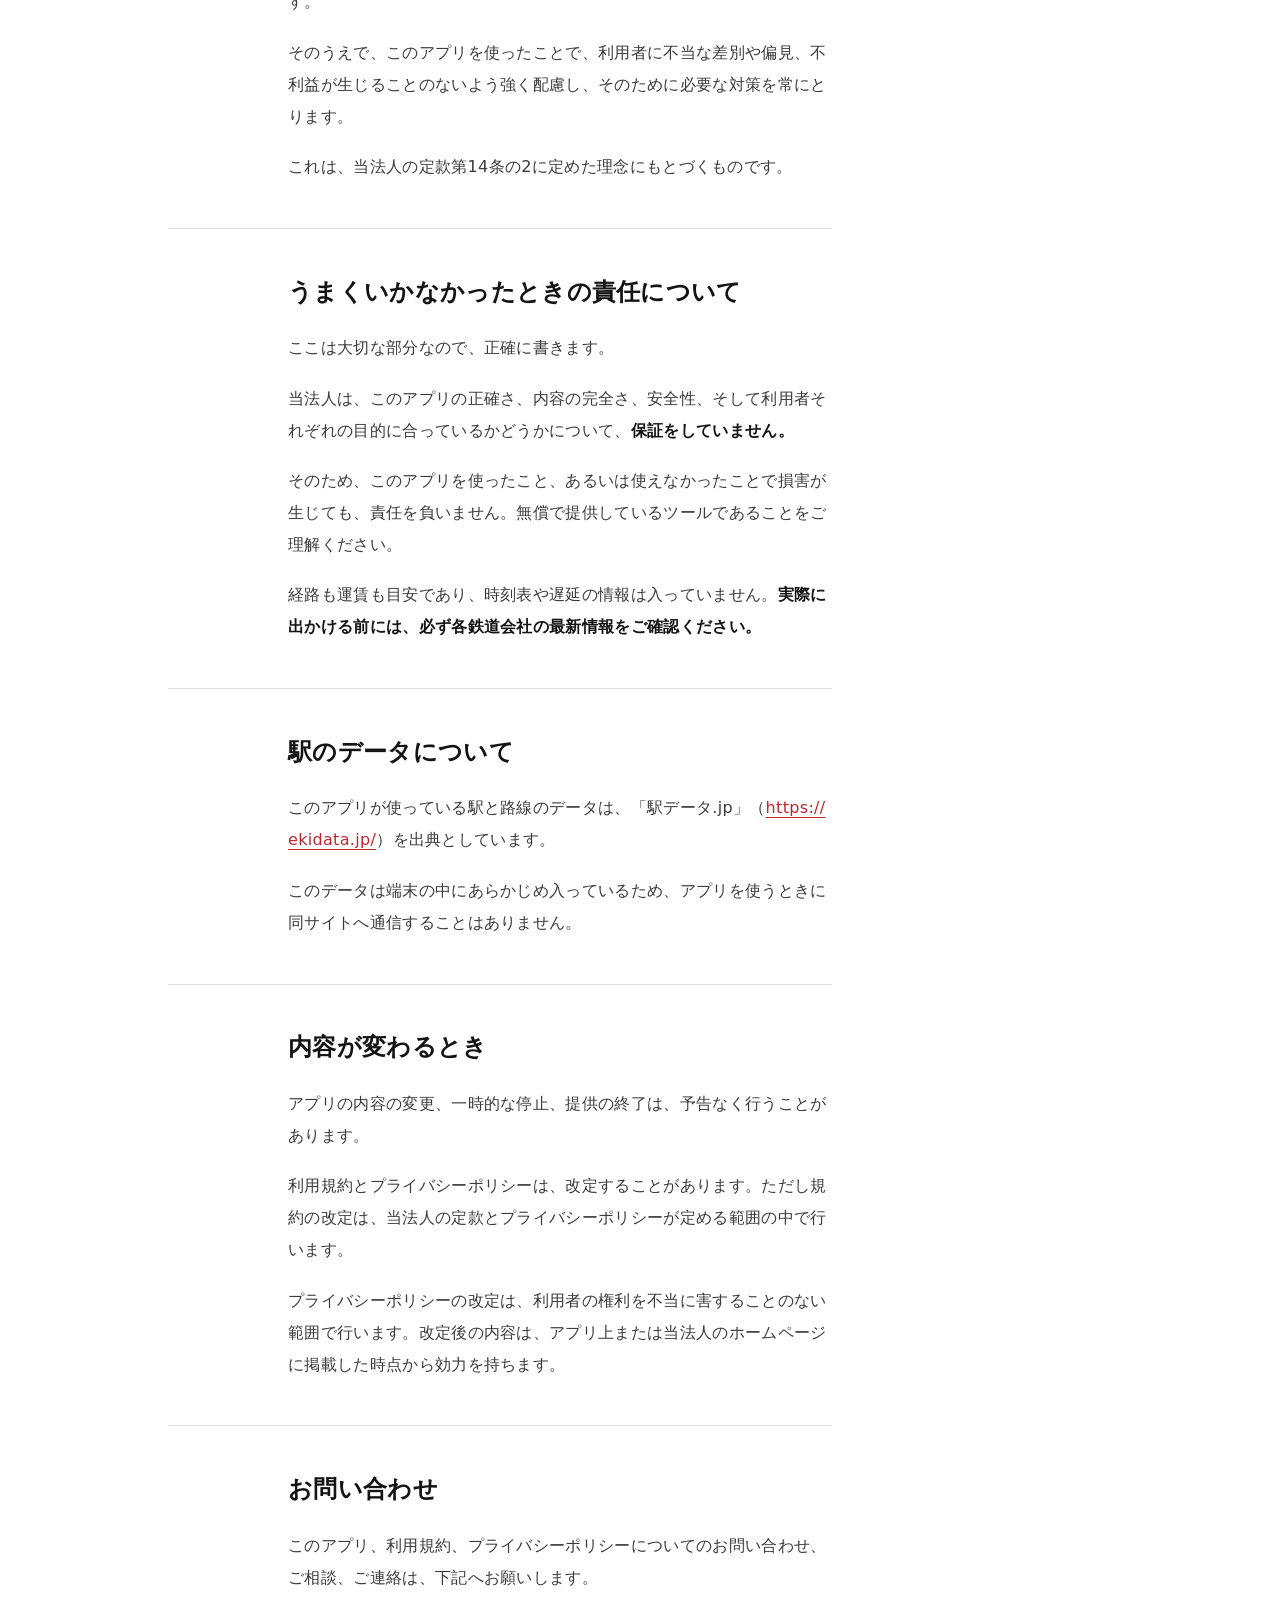
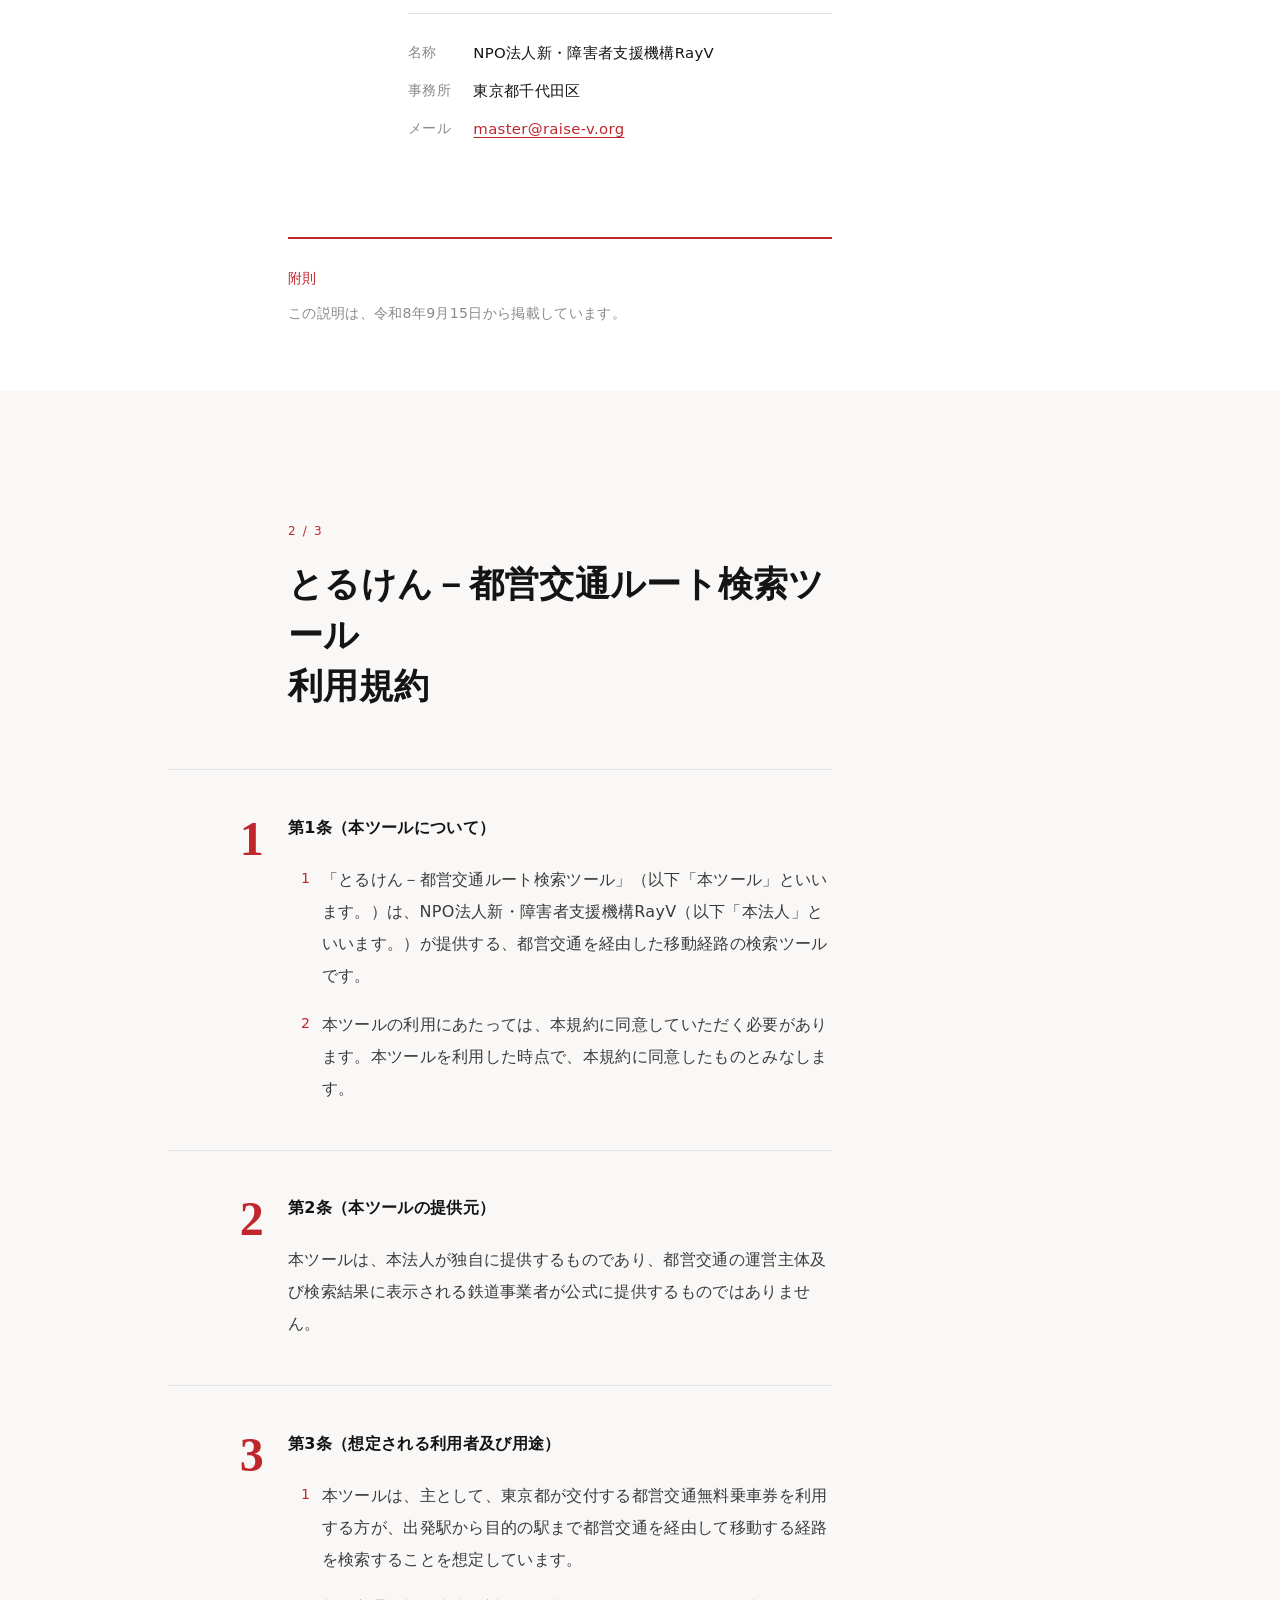
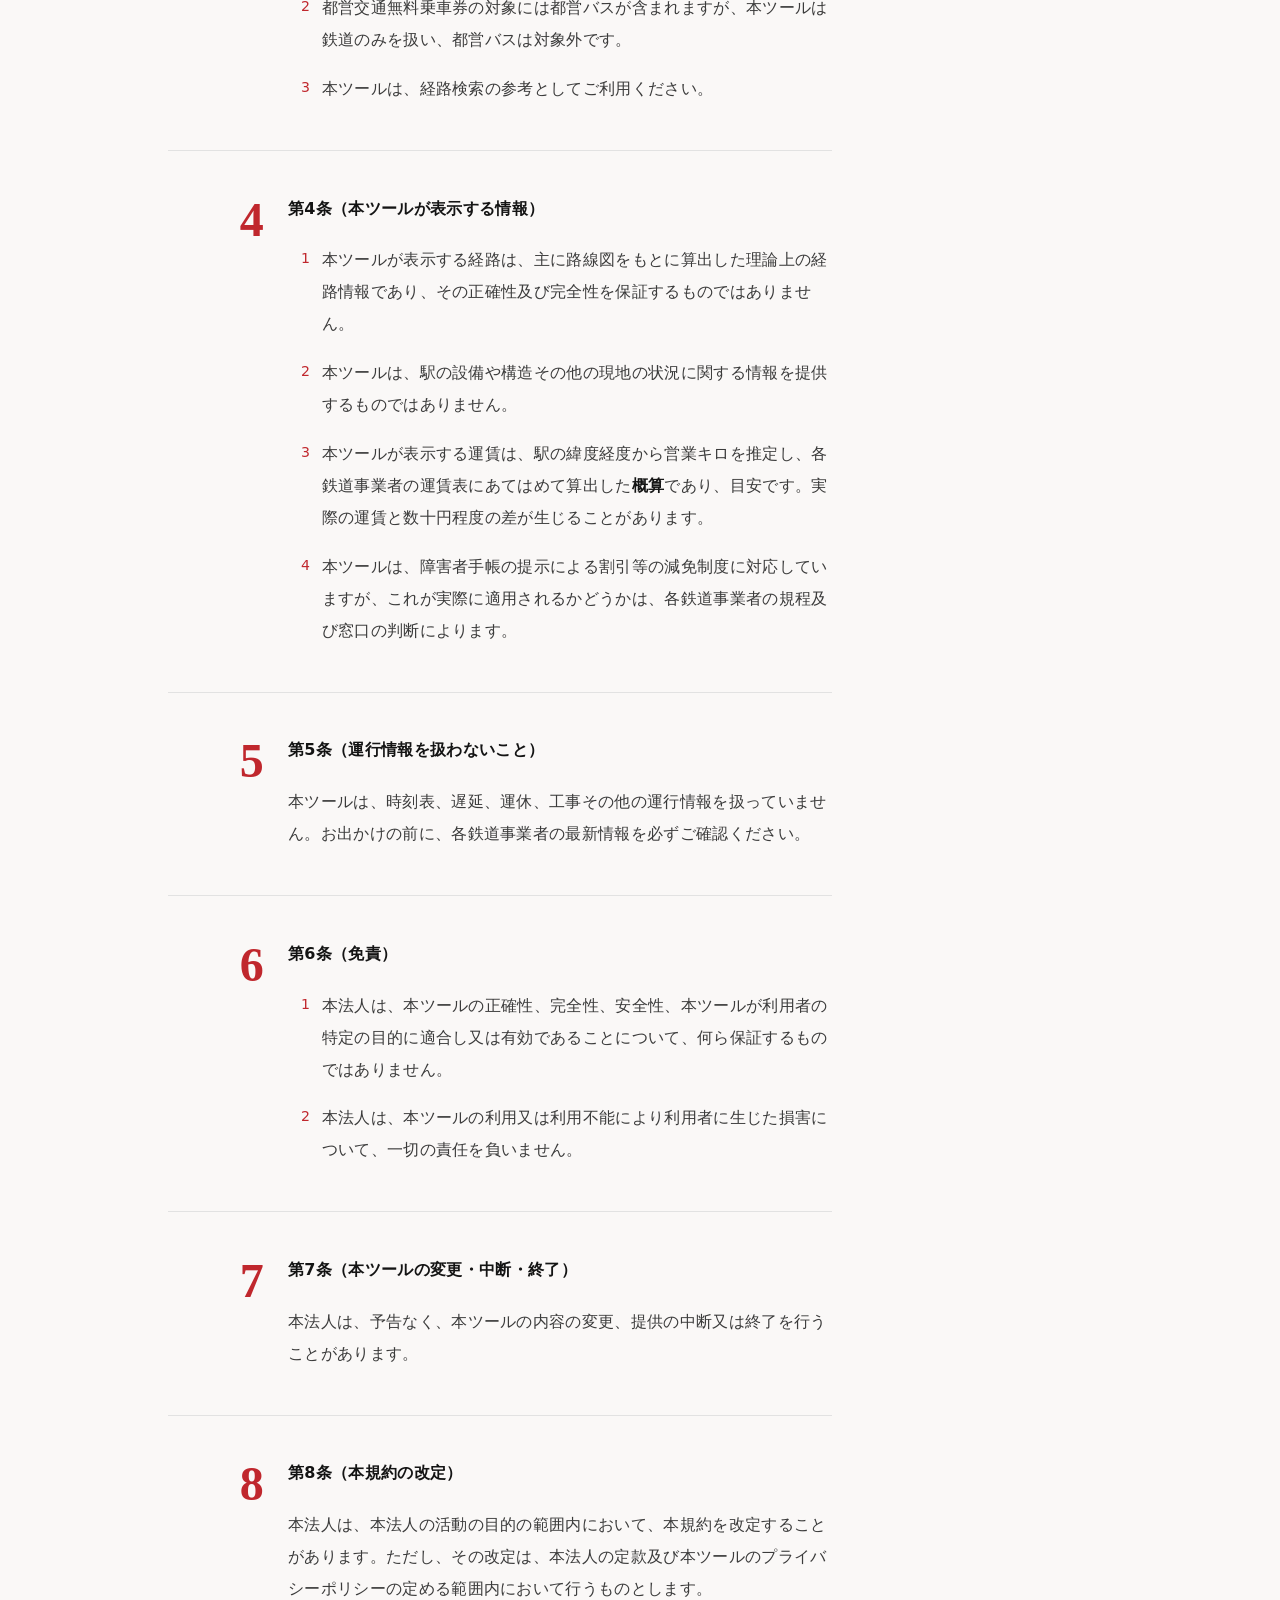
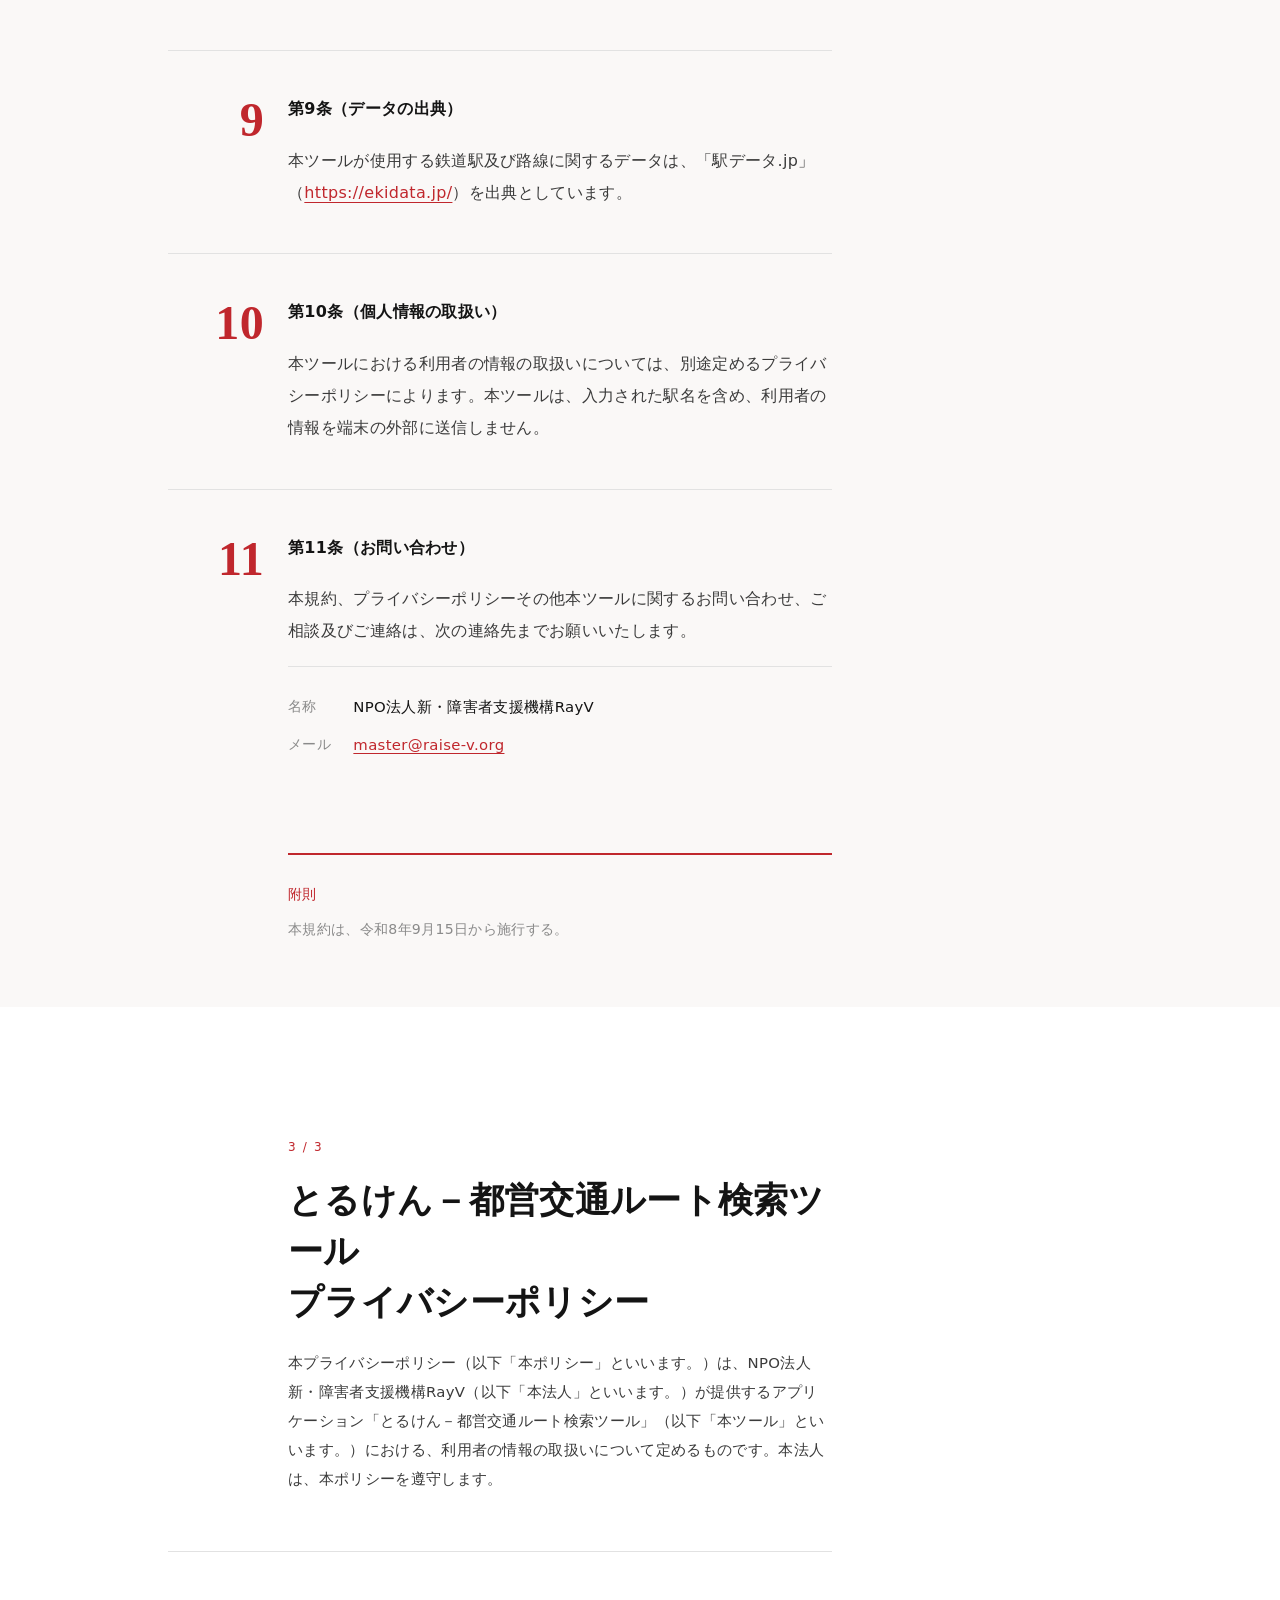
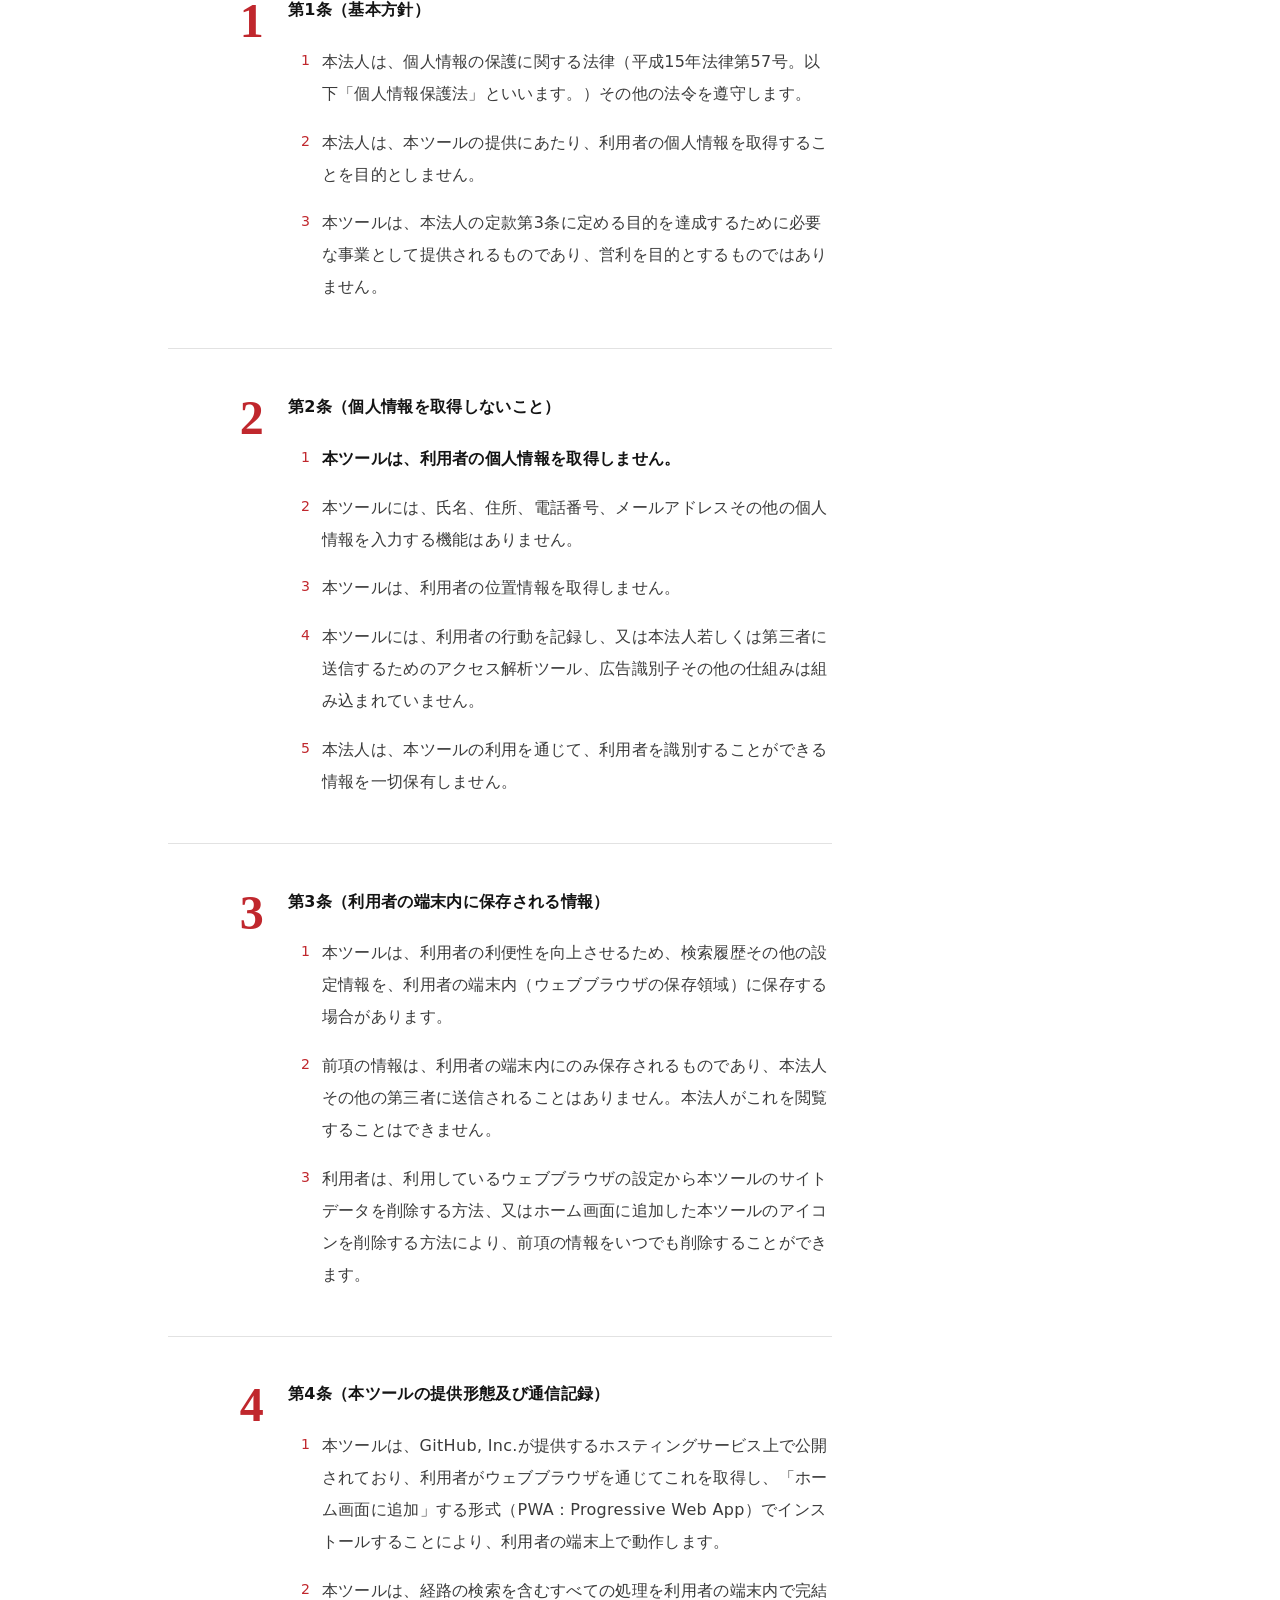
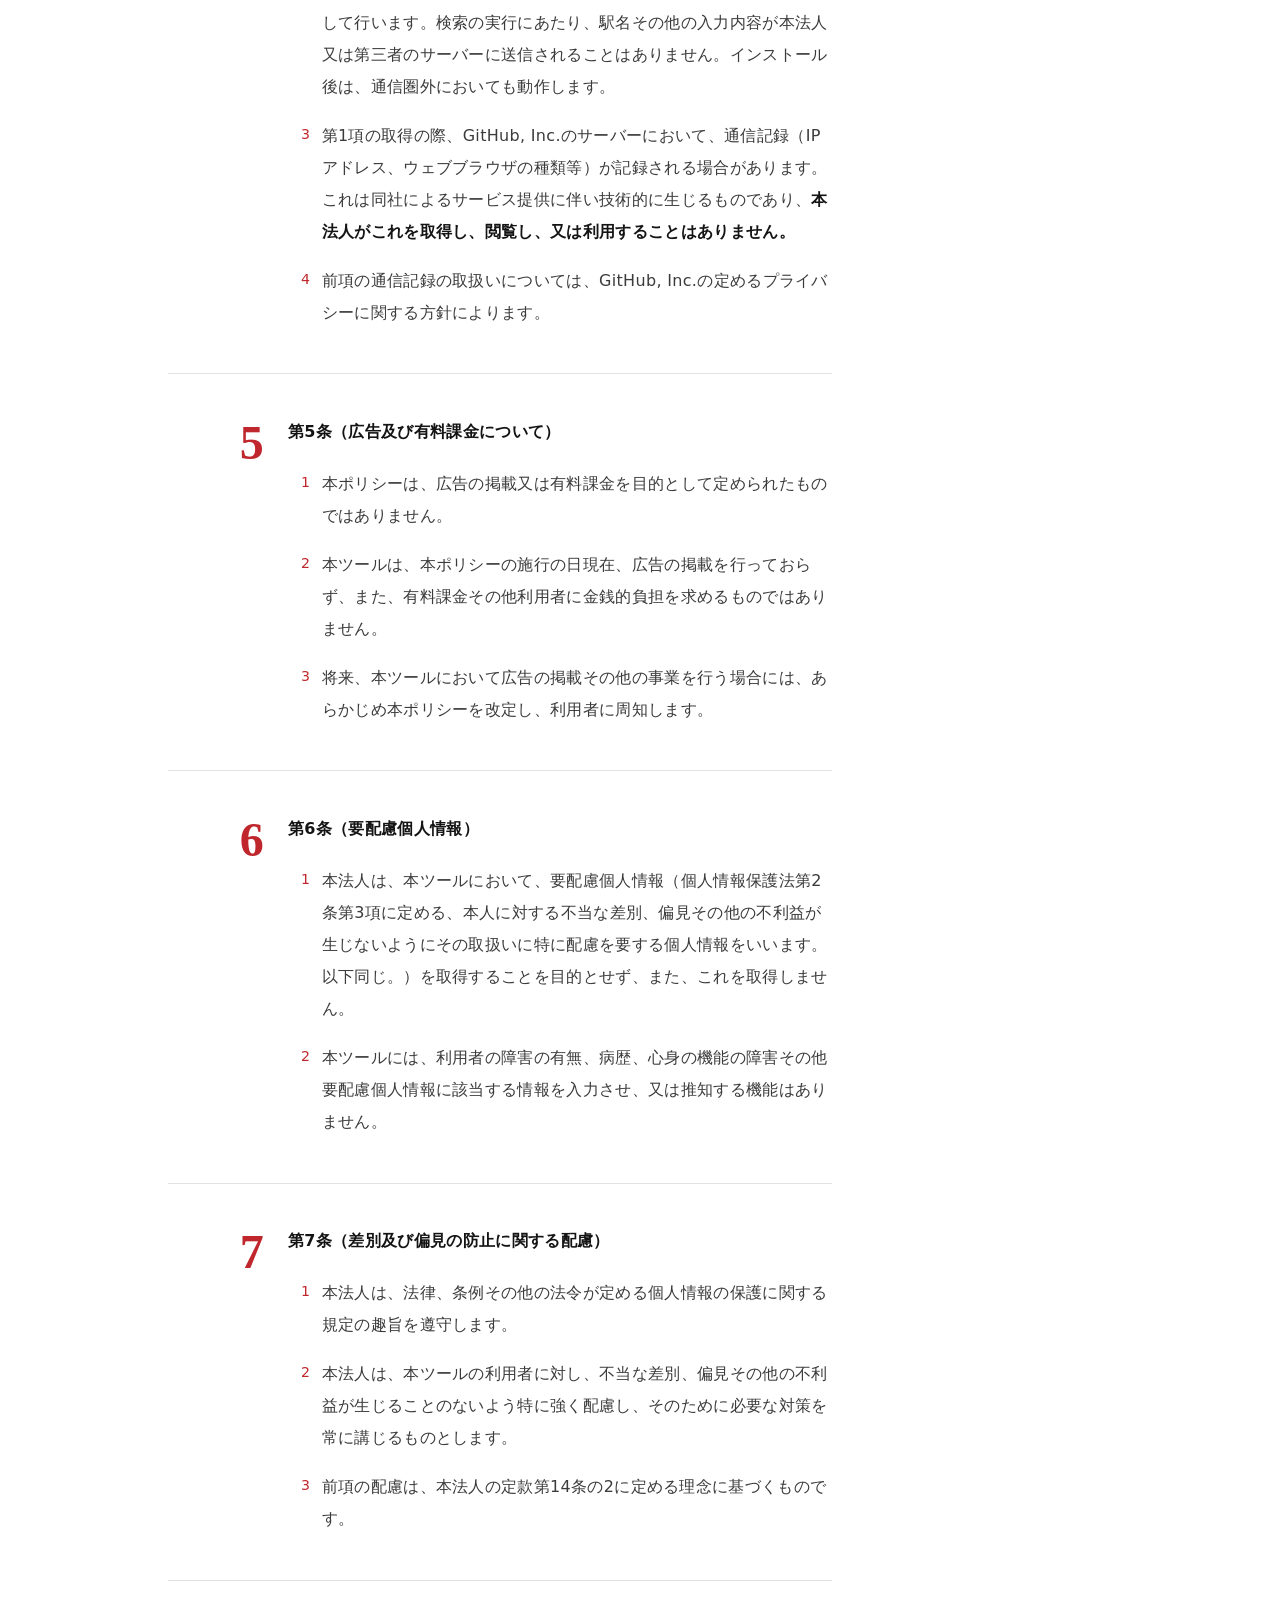
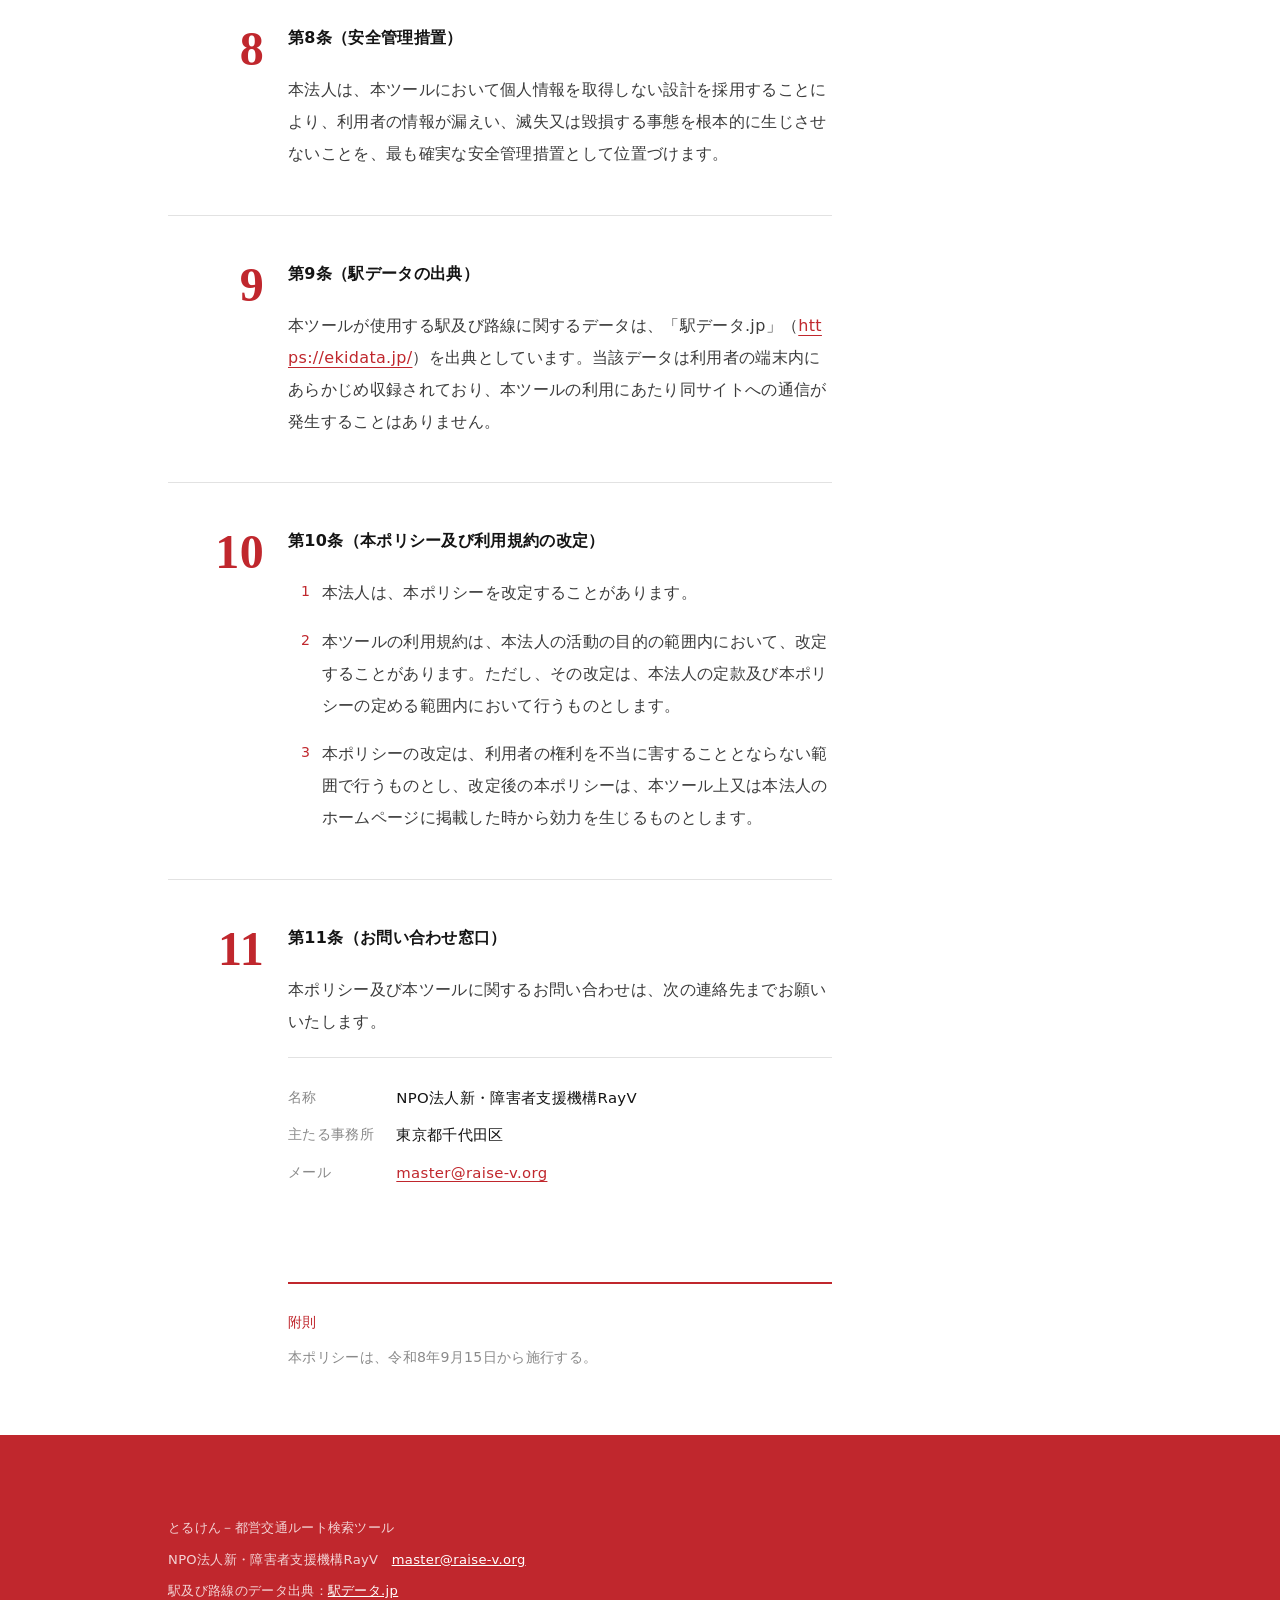
<file: rayv_toruken_kiyaku_policy.html>
<!DOCTYPE html>
<html lang="ja">
<head>
<meta charset="utf-8">
<meta name="viewport" content="width=device-width, initial-scale=1">
<title>とるけん｜ご利用にあたって・利用規約・プライバシーポリシー</title>
<style>
*{box-sizing:border-box}
html{-webkit-text-size-adjust:100%;scroll-behavior:smooth}
@media (prefers-reduced-motion:reduce){html{scroll-behavior:auto}*{transition:none!important}}
body{margin:0;font-feature-settings:"palt";-webkit-font-smoothing:antialiased}
.wrap{width:100%;max-width:64rem;margin:0 auto;padding:0 clamp(1.25rem,5vw,2.5rem)}
nav.toc ol{list-style:none;margin:0 auto;padding:0 clamp(1.25rem,5vw,2.5rem);display:flex;max-width:64rem}
nav.toc li{flex:1 1 0;min-width:0}
nav.toc a{display:block;text-decoration:none;white-space:nowrap;overflow:hidden;text-overflow:ellipsis}
.doc p{margin:0 0 1.15em}
.doc p:last-child{margin-bottom:0}
.art ol{margin:0;padding:0;list-style:none;counter-reset:cl}
.art ol>li{counter-increment:cl;position:relative;padding-left:2.1rem;margin-bottom:1.05em}
.art ol>li:last-child{margin-bottom:0}
.art ul{margin:.7em 0 0;padding-left:1.1rem}
.art ul li{margin-bottom:.45em}
.sec ul{margin:.2em 0 1.15em;padding-left:1.1rem}
.sec li{margin-bottom:.45em}
.contact dl{margin:0;display:grid;grid-template-columns:auto 1fr;gap:.5rem 1.4rem}
.contact dd{margin:0}
footer p{margin:0 0 .4em}

:root{--red:#C0272D;--red-d:#8E1D22;--ink:#141414;--body:#3B3B3B;--mute:#8A8A8A;--rule:#E2E2E2;--paper:#FFFFFF;--measure:34rem}
body{background:var(--paper);color:var(--body);font-family:"Hiragino Sans","Hiragino Kaku Gothic ProN","Yu Gothic Medium","Yu Gothic","Noto Sans JP","Meiryo",system-ui,sans-serif;font-size:16px;line-height:2;letter-spacing:.02em}
.masthead{background:var(--red);color:#fff;padding:clamp(4rem,13vw,9rem) 0 clamp(2.5rem,7vw,4rem)}
.masthead h1{margin:0;font-family:"Hiragino Mincho ProN","Yu Mincho","YuMincho","Noto Serif JP","MS PMincho",serif;font-weight:700;font-size:clamp(2.2rem,7.5vw,4.2rem);line-height:1.2;letter-spacing:.01em;color:#fff}
.masthead .sub{margin:1.2rem 0 0;font-size:.95rem;color:rgba(255,255,255,.82);font-weight:400}
.masthead .meta{display:flex;flex-wrap:wrap;gap:.4rem 2.4rem;margin-top:clamp(2.5rem,6vw,4rem);padding-top:1.6rem;border-top:1px solid rgba(255,255,255,.32);font-size:.82rem;color:rgba(255,255,255,.75)}
.masthead .meta b{color:#fff;font-weight:500}
.masthead .links{display:flex;flex-wrap:wrap;gap:.35rem 2.4rem;margin-top:1rem;font-size:.82rem;line-height:1.75;color:rgba(255,255,255,.75)}
.masthead .links a{color:#fff;text-underline-offset:.22em;word-break:break-all}
nav.toc{position:sticky;top:0;z-index:10;background:var(--paper);border-bottom:1px solid var(--rule)}
nav.toc a{padding:1.05rem .2rem;color:var(--mute);font-size:.8rem;border-bottom:2px solid transparent;margin-bottom:-1px;transition:color .2s,border-color .2s}
nav.toc a:hover,nav.toc a:focus-visible{color:var(--red);border-bottom-color:var(--red)}
.part{padding:clamp(4rem,11vw,8rem) 0 clamp(2rem,6vw,4rem)}
.part--alt{background:#FAF8F7}
.part-head{max-width:var(--measure);margin-bottom:clamp(2.4rem,6vw,3.6rem)}
.part-index{display:block;font-size:.75rem;color:var(--red);margin-bottom:1rem;letter-spacing:.14em;font-weight:500}
.part-head h2{margin:0;font-family:"Hiragino Mincho ProN","Yu Mincho","YuMincho","Noto Serif JP","MS PMincho",serif;font-weight:700;color:var(--ink);font-size:clamp(1.5rem,4.6vw,2.2rem);line-height:1.45}
.part-head .lede{margin:1.3rem 0 0;font-size:.93rem;line-height:1.95}
.doc{max-width:var(--measure)}
.doc strong{color:var(--ink);font-weight:700}
.doc a,.part-head .lede a{color:var(--red);text-underline-offset:.22em;word-break:break-all}
.art,.sec{position:relative;padding:2.8rem 0;border-top:1px solid var(--rule)}
.art-no{display:block;font-family:"Hiragino Mincho ProN","Yu Mincho","YuMincho","Noto Serif JP","MS PMincho",serif;font-weight:700;color:var(--red);font-size:2.4rem;line-height:1;margin-bottom:.5rem}
.art h3{margin:0 0 1.4rem;color:var(--ink);font-size:1rem;font-weight:700;line-height:1.65}
.art ol>li::before{content:counter(cl);position:absolute;left:0;top:0;width:1.4rem;text-align:right;color:var(--red);font-weight:500;font-size:.88rem}
.sec>h3{margin:0 0 1.4rem;font-family:"Hiragino Mincho ProN","Yu Mincho","YuMincho","Noto Serif JP","MS PMincho",serif;font-weight:700;color:var(--ink);font-size:1.5rem;line-height:1.5}
.sec h4{margin:2.2rem 0 .8rem;color:var(--ink);font-size:.95rem;font-weight:700;padding-left:.8rem;border-left:3px solid var(--red);line-height:1.7}
.sec h4:first-of-type{margin-top:0}
.contact{margin-top:1.2rem;border-top:1px solid var(--rule);padding-top:1.6rem;font-size:.93rem}
.contact dt{color:var(--mute);font-size:.85rem}
.contact dd{color:var(--ink)}
.fusoku{margin-top:3rem;padding:1.6rem 0 0;border-top:2px solid var(--red);font-size:.88rem;color:var(--mute)}
.fusoku b{display:block;color:var(--red);font-weight:500;margin-bottom:.4rem;font-size:.85rem}
footer{padding:clamp(3.5rem,8vw,5rem) 0;background:var(--red);color:rgba(255,255,255,.8);font-size:.82rem}
footer a{color:#fff}
@media (min-width:900px){
 .art,.sec{padding-left:7.5rem}
 .art-no{position:absolute;left:0;top:2.8rem;width:6rem;text-align:right;font-size:3rem;margin:0}
 .part-head{padding-left:7.5rem;max-width:calc(var(--measure) + 7.5rem)}
 .doc{max-width:calc(var(--measure) + 7.5rem)}
 .contact,.fusoku{margin-left:7.5rem}
}
</style>
</head>
<body>

<header class="masthead">
  <div class="wrap">
    <h1>とるけん<br>ご利用にあたって</h1>
    <p class="sub">都営交通ルート検索ツール</p>
    <div class="meta">
      <span>提供　<b>NPO法人新・障害者支援機構RayV</b></span>
      <span>施行　<b>令和8年9月15日</b></span>
    </div>
    <div class="links">
      <span>公式サイト　<a href="https://dangshizhenotamenonpofaren-rayv.webnode.jp/" target="_blank" rel="noopener">https://dangshizhenotamenonpofaren-rayv.webnode.jp/</a></span>
      <span>X（旧Twitter）　<a href="https://x.com/rayv_staff/" target="_blank" rel="noopener">x.com/rayv_staff/</a></span>
    </div>
  </div>
</header>

<nav class="toc" aria-label="目次">
  <ol>
    <li><a href="#guide">わかりやすい説明</a></li>
    <li><a href="#terms">利用規約</a></li>
    <li><a href="#privacy">プライバシーポリシー</a></li>
  </ol>
</nav>

<!-- ============ PART 1 ============ -->
<section class="part" id="guide">
  <div class="wrap">
    <div class="part-head">
      <span class="part-index">1 / 3</span>
      <h2>わかりやすい説明</h2>
      <p class="lede">このアプリの利用規約とプライバシーポリシーの内容を、わかりやすい言葉で説明したものです。書いてある中身は正式な文書と同じですが、<strong>実際に効力を持つのは正式な利用規約とプライバシーポリシー</strong>です。正式な文書は、このページの<a href="#terms">後半</a>に掲載しています。</p>
    </div>

    <div class="doc">

      <div class="sec">
        <h3>このアプリは何か</h3>
        <p>「とるけん」は、NPO法人新・障害者支援機構RayVが作って提供している、乗り換え経路の検索ツールです。</p>
        <p>主に想定しているのは、<strong>東京都から都営交通無料乗車券をもらっている方</strong>が、出発する駅から目的の駅まで、都営交通を使って行く経路を調べる場面です。</p>
        <p>このアプリは、当法人が独自に作ったものです。都営交通を運営している側や、検索結果に出てくる鉄道会社が公式に出しているアプリではありません。</p>
        <p>アプリを使い始めた時点で、利用規約に同意したものとして扱われます。</p>
      </div>

      <div class="sec">
        <h3>できること、できないこと</h3>

        <h4>経路</h4>
        <p>出発駅と目的駅を入れると、経路を表示します。</p>
        <p>ただし、これは主に路線図をもとに計算した理論上の経路です。実際にその通りに行けるかどうかまでは保証できません。<strong>参考として使ってください。</strong></p>
        <p>駅にエレベーターがあるか、乗り換え通路がどうなっているかといった、駅の設備や構造の情報は扱っていません。</p>

        <h4>運賃</h4>
        <p>表示される運賃は<strong>概算です</strong>。駅の緯度経度から距離を推定し、各鉄道会社の運賃表にあてはめて計算しています。実際の運賃と数十円ほどずれることがあります。</p>
        <p>障害者手帳を見せたときの割引にも対応していますが、実際に割引が受けられるかどうかは、各鉄道会社の規程と窓口の判断によります。</p>

        <h4>時刻表・遅延</h4>
        <p><strong>扱っていません。</strong>時刻表、遅延、運休、工事の情報は一切入っていません。</p>
        <p>出かける前に、各鉄道会社の最新情報を必ず確認してください。</p>

        <h4>都バス</h4>
        <p>都営交通無料乗車券は都バスにも使えますが、<strong>このアプリは鉄道だけを扱っています。</strong>都バスは対象外です。</p>
      </div>

      <div class="sec">
        <h3>あなたの情報について</h3>

        <h4>個人情報は取っていません</h4>
        <p>このアプリは、利用者の個人情報を取得しません。</p>
        <p>そもそも、氏名・住所・電話番号・メールアドレスなどを入力する画面がありません。位置情報も取得しません。</p>
        <p>利用者の行動を記録して当法人や他社に送るような仕組み（アクセス解析、広告識別子など）は、一切組み込んでいません。</p>
        <p>当法人は、このアプリを通じて、誰が使ったかを特定できる情報を何ひとつ持っていません。</p>

        <h4>端末の中に残るもの</h4>
        <p>使いやすさのために、検索した履歴や設定を、お使いの端末の中（ブラウザの保存領域）に保存することがあります。</p>
        <p>これは端末の中だけに残るもので、当法人にも他の誰にも送られません。<strong>当法人がこれを見ることはできません。</strong></p>
        <p>消したいときは、次のどちらかの方法でいつでも消せます。</p>
        <ul>
          <li>お使いのブラウザの設定から、このアプリのサイトデータを削除する</li>
          <li>ホーム画面に追加したアイコンを削除する</li>
        </ul>

        <h4>障害や病気に関する情報</h4>
        <p>障害の有無や病歴のような、扱いに特別な配慮が必要な情報（法律では「要配慮個人情報」といいます）についても、取得することを目的としていませんし、実際に取得しません。</p>
        <p>そうした情報を入力させる機能も、そこから推し量るような機能もありません。</p>

        <h4>なぜ安全と言えるのか</h4>
        <p><strong>そもそも個人情報を取らない作りにしてある</strong>ためです。持っていない情報は、漏れることも、失われることもありません。当法人は、これが最も確実な安全対策だと考えています。</p>
      </div>

      <div class="sec">
        <h3>通信について</h3>
        <p>このアプリはGitHubというサービス上で公開されています。ブラウザで開いて「ホーム画面に追加」すると、アプリとして端末にインストールされます（PWAという仕組みです）。</p>
        <p><strong>インストールしたあとは、経路の検索を含めてすべての処理が端末の中だけで完結します。</strong>入力した駅名などが、当法人や他社のサーバーに送られることはありません。電波の届かない場所でも動きます。</p>
        <p>ただし、最初にアプリを取得するときの通信については、GitHub社のサーバー側に通信の記録（IPアドレスやブラウザの種類など）が残ることがあります。これはサービスを提供する上で技術的に生じるもので、<strong>当法人がこれを受け取ったり、見たり、使ったりすることはありません。</strong>この記録の扱いは、GitHub社の方針によります。</p>
      </div>

      <div class="sec">
        <h3>広告とお金について</h3>
        <p>このアプリは、この文書を作った時点では、<strong>広告を出しておらず、料金もいただいていません。</strong>当法人が行う事業として提供しているもので、営利を目的としたものではありません。</p>
        <p>将来、広告を出すなどの変更をする場合は、<strong>事前にプライバシーポリシーを改定してお知らせします。</strong>黙って始めることはしません。</p>
      </div>

      <div class="sec">
        <h3>差別や偏見が起きないように</h3>
        <p>当法人は、個人情報の保護について法律や条例が定めている趣旨を守ります。</p>
        <p>そのうえで、このアプリを使ったことで、利用者に不当な差別や偏見、不利益が生じることのないよう強く配慮し、そのために必要な対策を常にとります。</p>
        <p>これは、当法人の定款第14条の2に定めた理念にもとづくものです。</p>
      </div>

      <div class="sec">
        <h3>うまくいかなかったときの責任について</h3>
        <p>ここは大切な部分なので、正確に書きます。</p>
        <p>当法人は、このアプリの正確さ、内容の完全さ、安全性、そして利用者それぞれの目的に合っているかどうかについて、<strong>保証をしていません。</strong></p>
        <p>そのため、このアプリを使ったこと、あるいは使えなかったことで損害が生じても、責任を負いません。無償で提供しているツールであることをご理解ください。</p>
        <p>経路も運賃も目安であり、時刻表や遅延の情報は入っていません。<strong>実際に出かける前には、必ず各鉄道会社の最新情報をご確認ください。</strong></p>
      </div>

      <div class="sec">
        <h3>駅のデータについて</h3>
        <p>このアプリが使っている駅と路線のデータは、「駅データ.jp」（<a href="https://ekidata.jp/">https://ekidata.jp/</a>）を出典としています。</p>
        <p>このデータは端末の中にあらかじめ入っているため、アプリを使うときに同サイトへ通信することはありません。</p>
      </div>

      <div class="sec">
        <h3>内容が変わるとき</h3>
        <p>アプリの内容の変更、一時的な停止、提供の終了は、予告なく行うことがあります。</p>
        <p>利用規約とプライバシーポリシーは、改定することがあります。ただし規約の改定は、当法人の定款とプライバシーポリシーが定める範囲の中で行います。</p>
        <p>プライバシーポリシーの改定は、利用者の権利を不当に害することのない範囲で行います。改定後の内容は、アプリ上または当法人のホームページに掲載した時点から効力を持ちます。</p>
      </div>

      <div class="sec">
        <h3>お問い合わせ</h3>
        <p>このアプリ、利用規約、プライバシーポリシーについてのお問い合わせ、ご相談、ご連絡は、下記へお願いします。</p>
        <div class="contact">
          <dl>
            <dt>名称</dt><dd>NPO法人新・障害者支援機構RayV</dd>
            <dt>事務所</dt><dd>東京都千代田区</dd>
            <dt>メール</dt><dd><a href="mailto:master@raise-v.org">master@raise-v.org</a></dd>
          </dl>
        </div>
      </div>

      <div class="fusoku">
        <b>附則</b>
        この説明は、令和8年9月15日から掲載しています。
      </div>

    </div>
  </div>
</section>

<!-- ============ PART 2 ============ -->
<section class="part part--alt" id="terms">
  <div class="wrap">
    <div class="part-head">
      <span class="part-index">2 / 3</span>
      <h2>とるけん－都営交通ルート検索ツール<br>利用規約</h2>
    </div>

    <div class="doc">

      <div class="art">
        <span class="art-no">1</span>
        <h3>第1条（本ツールについて）</h3>
        <ol>
          <li>「とるけん－都営交通ルート検索ツール」（以下「本ツール」といいます。）は、NPO法人新・障害者支援機構RayV（以下「本法人」といいます。）が提供する、都営交通を経由した移動経路の検索ツールです。</li>
          <li>本ツールの利用にあたっては、本規約に同意していただく必要があります。本ツールを利用した時点で、本規約に同意したものとみなします。</li>
        </ol>
      </div>

      <div class="art">
        <span class="art-no">2</span>
        <h3>第2条（本ツールの提供元）</h3>
        <p>本ツールは、本法人が独自に提供するものであり、都営交通の運営主体及び検索結果に表示される鉄道事業者が公式に提供するものではありません。</p>
      </div>

      <div class="art">
        <span class="art-no">3</span>
        <h3>第3条（想定される利用者及び用途）</h3>
        <ol>
          <li>本ツールは、主として、東京都が交付する都営交通無料乗車券を利用する方が、出発駅から目的の駅まで都営交通を経由して移動する経路を検索することを想定しています。</li>
          <li>都営交通無料乗車券の対象には都営バスが含まれますが、本ツールは鉄道のみを扱い、都営バスは対象外です。</li>
          <li>本ツールは、経路検索の参考としてご利用ください。</li>
        </ol>
      </div>

      <div class="art">
        <span class="art-no">4</span>
        <h3>第4条（本ツールが表示する情報）</h3>
        <ol>
          <li>本ツールが表示する経路は、主に路線図をもとに算出した理論上の経路情報であり、その正確性及び完全性を保証するものではありません。</li>
          <li>本ツールは、駅の設備や構造その他の現地の状況に関する情報を提供するものではありません。</li>
          <li>本ツールが表示する運賃は、駅の緯度経度から営業キロを推定し、各鉄道事業者の運賃表にあてはめて算出した<strong>概算</strong>であり、目安です。実際の運賃と数十円程度の差が生じることがあります。</li>
          <li>本ツールは、障害者手帳の提示による割引等の減免制度に対応していますが、これが実際に適用されるかどうかは、各鉄道事業者の規程及び窓口の判断によります。</li>
        </ol>
      </div>

      <div class="art">
        <span class="art-no">5</span>
        <h3>第5条（運行情報を扱わないこと）</h3>
        <p>本ツールは、時刻表、遅延、運休、工事その他の運行情報を扱っていません。お出かけの前に、各鉄道事業者の最新情報を必ずご確認ください。</p>
      </div>

      <div class="art">
        <span class="art-no">6</span>
        <h3>第6条（免責）</h3>
        <ol>
          <li>本法人は、本ツールの正確性、完全性、安全性、本ツールが利用者の特定の目的に適合し又は有効であることについて、何ら保証するものではありません。</li>
          <li>本法人は、本ツールの利用又は利用不能により利用者に生じた損害について、一切の責任を負いません。</li>
        </ol>
      </div>

      <div class="art">
        <span class="art-no">7</span>
        <h3>第7条（本ツールの変更・中断・終了）</h3>
        <p>本法人は、予告なく、本ツールの内容の変更、提供の中断又は終了を行うことがあります。</p>
      </div>

      <div class="art">
        <span class="art-no">8</span>
        <h3>第8条（本規約の改定）</h3>
        <p>本法人は、本法人の活動の目的の範囲内において、本規約を改定することがあります。ただし、その改定は、本法人の定款及び本ツールのプライバシーポリシーの定める範囲内において行うものとします。</p>
      </div>

      <div class="art">
        <span class="art-no">9</span>
        <h3>第9条（データの出典）</h3>
        <p>本ツールが使用する鉄道駅及び路線に関するデータは、「駅データ.jp」（<a href="https://ekidata.jp/">https://ekidata.jp/</a>）を出典としています。</p>
      </div>

      <div class="art">
        <span class="art-no">10</span>
        <h3>第10条（個人情報の取扱い）</h3>
        <p>本ツールにおける利用者の情報の取扱いについては、別途定めるプライバシーポリシーによります。本ツールは、入力された駅名を含め、利用者の情報を端末の外部に送信しません。</p>
      </div>

      <div class="art">
        <span class="art-no">11</span>
        <h3>第11条（お問い合わせ）</h3>
        <p>本規約、プライバシーポリシーその他本ツールに関するお問い合わせ、ご相談及びご連絡は、次の連絡先までお願いいたします。</p>
        <div class="contact" style="margin-left:0">
          <dl>
            <dt>名称</dt><dd>NPO法人新・障害者支援機構RayV</dd>
            <dt>メール</dt><dd><a href="mailto:master@raise-v.org">master@raise-v.org</a></dd>
          </dl>
        </div>
      </div>

      <div class="fusoku">
        <b>附則</b>
        本規約は、令和8年9月15日から施行する。
      </div>

    </div>
  </div>
</section>

<!-- ============ PART 3 ============ -->
<section class="part" id="privacy">
  <div class="wrap">
    <div class="part-head">
      <span class="part-index">3 / 3</span>
      <h2>とるけん－都営交通ルート検索ツール<br>プライバシーポリシー</h2>
      <p class="lede">本プライバシーポリシー（以下「本ポリシー」といいます。）は、NPO法人新・障害者支援機構RayV（以下「本法人」といいます。）が提供するアプリケーション「とるけん－都営交通ルート検索ツール」（以下「本ツール」といいます。）における、利用者の情報の取扱いについて定めるものです。本法人は、本ポリシーを遵守します。</p>
    </div>

    <div class="doc">

      <div class="art">
        <span class="art-no">1</span>
        <h3>第1条（基本方針）</h3>
        <ol>
          <li>本法人は、個人情報の保護に関する法律（平成15年法律第57号。以下「個人情報保護法」といいます。）その他の法令を遵守します。</li>
          <li>本法人は、本ツールの提供にあたり、利用者の個人情報を取得することを目的としません。</li>
          <li>本ツールは、本法人の定款第3条に定める目的を達成するために必要な事業として提供されるものであり、営利を目的とするものではありません。</li>
        </ol>
      </div>

      <div class="art">
        <span class="art-no">2</span>
        <h3>第2条（個人情報を取得しないこと）</h3>
        <ol>
          <li><strong>本ツールは、利用者の個人情報を取得しません。</strong></li>
          <li>本ツールには、氏名、住所、電話番号、メールアドレスその他の個人情報を入力する機能はありません。</li>
          <li>本ツールは、利用者の位置情報を取得しません。</li>
          <li>本ツールには、利用者の行動を記録し、又は本法人若しくは第三者に送信するためのアクセス解析ツール、広告識別子その他の仕組みは組み込まれていません。</li>
          <li>本法人は、本ツールの利用を通じて、利用者を識別することができる情報を一切保有しません。</li>
        </ol>
      </div>

      <div class="art">
        <span class="art-no">3</span>
        <h3>第3条（利用者の端末内に保存される情報）</h3>
        <ol>
          <li>本ツールは、利用者の利便性を向上させるため、検索履歴その他の設定情報を、利用者の端末内（ウェブブラウザの保存領域）に保存する場合があります。</li>
          <li>前項の情報は、利用者の端末内にのみ保存されるものであり、本法人その他の第三者に送信されることはありません。本法人がこれを閲覧することはできません。</li>
          <li>利用者は、利用しているウェブブラウザの設定から本ツールのサイトデータを削除する方法、又はホーム画面に追加した本ツールのアイコンを削除する方法により、前項の情報をいつでも削除することができます。</li>
        </ol>
      </div>

      <div class="art">
        <span class="art-no">4</span>
        <h3>第4条（本ツールの提供形態及び通信記録）</h3>
        <ol>
          <li>本ツールは、GitHub, Inc.が提供するホスティングサービス上で公開されており、利用者がウェブブラウザを通じてこれを取得し、「ホーム画面に追加」する形式（PWA：Progressive Web App）でインストールすることにより、利用者の端末上で動作します。</li>
          <li>本ツールは、経路の検索を含むすべての処理を利用者の端末内で完結して行います。検索の実行にあたり、駅名その他の入力内容が本法人又は第三者のサーバーに送信されることはありません。インストール後は、通信圏外においても動作します。</li>
          <li>第1項の取得の際、GitHub, Inc.のサーバーにおいて、通信記録（IPアドレス、ウェブブラウザの種類等）が記録される場合があります。これは同社によるサービス提供に伴い技術的に生じるものであり、<strong>本法人がこれを取得し、閲覧し、又は利用することはありません。</strong></li>
          <li>前項の通信記録の取扱いについては、GitHub, Inc.の定めるプライバシーに関する方針によります。</li>
        </ol>
      </div>

      <div class="art">
        <span class="art-no">5</span>
        <h3>第5条（広告及び有料課金について）</h3>
        <ol>
          <li>本ポリシーは、広告の掲載又は有料課金を目的として定められたものではありません。</li>
          <li>本ツールは、本ポリシーの施行の日現在、広告の掲載を行っておらず、また、有料課金その他利用者に金銭的負担を求めるものではありません。</li>
          <li>将来、本ツールにおいて広告の掲載その他の事業を行う場合には、あらかじめ本ポリシーを改定し、利用者に周知します。</li>
        </ol>
      </div>

      <div class="art">
        <span class="art-no">6</span>
        <h3>第6条（要配慮個人情報）</h3>
        <ol>
          <li>本法人は、本ツールにおいて、要配慮個人情報（個人情報保護法第2条第3項に定める、本人に対する不当な差別、偏見その他の不利益が生じないようにその取扱いに特に配慮を要する個人情報をいいます。以下同じ。）を取得することを目的とせず、また、これを取得しません。</li>
          <li>本ツールには、利用者の障害の有無、病歴、心身の機能の障害その他要配慮個人情報に該当する情報を入力させ、又は推知する機能はありません。</li>
        </ol>
      </div>

      <div class="art">
        <span class="art-no">7</span>
        <h3>第7条（差別及び偏見の防止に関する配慮）</h3>
        <ol>
          <li>本法人は、法律、条例その他の法令が定める個人情報の保護に関する規定の趣旨を遵守します。</li>
          <li>本法人は、本ツールの利用者に対し、不当な差別、偏見その他の不利益が生じることのないよう特に強く配慮し、そのために必要な対策を常に講じるものとします。</li>
          <li>前項の配慮は、本法人の定款第14条の2に定める理念に基づくものです。</li>
        </ol>
      </div>

      <div class="art">
        <span class="art-no">8</span>
        <h3>第8条（安全管理措置）</h3>
        <p>本法人は、本ツールにおいて個人情報を取得しない設計を採用することにより、利用者の情報が漏えい、滅失又は毀損する事態を根本的に生じさせないことを、最も確実な安全管理措置として位置づけます。</p>
      </div>

      <div class="art">
        <span class="art-no">9</span>
        <h3>第9条（駅データの出典）</h3>
        <p>本ツールが使用する駅及び路線に関するデータは、「駅データ.jp」（<a href="https://ekidata.jp/">https://ekidata.jp/</a>）を出典としています。当該データは利用者の端末内にあらかじめ収録されており、本ツールの利用にあたり同サイトへの通信が発生することはありません。</p>
      </div>

      <div class="art">
        <span class="art-no">10</span>
        <h3>第10条（本ポリシー及び利用規約の改定）</h3>
        <ol>
          <li>本法人は、本ポリシーを改定することがあります。</li>
          <li>本ツールの利用規約は、本法人の活動の目的の範囲内において、改定することがあります。ただし、その改定は、本法人の定款及び本ポリシーの定める範囲内において行うものとします。</li>
          <li>本ポリシーの改定は、利用者の権利を不当に害することとならない範囲で行うものとし、改定後の本ポリシーは、本ツール上又は本法人のホームページに掲載した時から効力を生じるものとします。</li>
        </ol>
      </div>

      <div class="art">
        <span class="art-no">11</span>
        <h3>第11条（お問い合わせ窓口）</h3>
        <p>本ポリシー及び本ツールに関するお問い合わせは、次の連絡先までお願いいたします。</p>
        <div class="contact" style="margin-left:0">
          <dl>
            <dt>名称</dt><dd>NPO法人新・障害者支援機構RayV</dd>
            <dt>主たる事務所</dt><dd>東京都千代田区</dd>
            <dt>メール</dt><dd><a href="mailto:master@raise-v.org">master@raise-v.org</a></dd>
          </dl>
        </div>
      </div>

      <div class="fusoku">
        <b>附則</b>
        本ポリシーは、令和8年9月15日から施行する。
      </div>

    </div>
  </div>
</section>

<footer>
  <div class="wrap">
    <p>とるけん－都営交通ルート検索ツール</p>
    <p>NPO法人新・障害者支援機構RayV　<a href="mailto:master@raise-v.org">master@raise-v.org</a></p>
    <p>駅及び路線のデータ出典：<a href="https://ekidata.jp/">駅データ.jp</a></p>
  </div>
</footer>

</body>
</html>
</file>
<file: style.css>
/* とるけん－都営交通ルート検索ツール
   利用者に障害のある方を想定しているため、文字は大きめ、
   タップ領域は44px以上、色だけに頼らない表示を基本にする。

   ===== 見た目は「意匠(data-skin)」×「表示色(data-theme)」の2軸で決まる =====

   data-skin  … 7種類。既定は mincho(明朝)。プルダウンで選ぶ。
                mincho / sign / ticket / block / map / soft / classic
   data-theme … 3種類。既定は default。ボタンで選ぶ。
                default(ヘッダを塗らない) / light(ヘッダを赤で塗る) / dark(暗い地)

   意匠側は「色のパレット」と「形(角丸・罫の太さ・書体)」だけを定義し、
   ヘッダの塗り方は表示色側が担当する。こうすると 7×3=21通りを
   個別に書かずに済み、意匠を足すときも色を1組足すだけで済む。

   書体はOS標準のものだけを使う。このアプリは電波が届かない場所で
   使われる前提(sw.jsで資材を端末に持たせている)なので、
   Webフォントを外部から読むと初回オフライン時に崩れる。 */

/* --- 形の既定値。意匠が上書きしなければこの値が使われる --- */
:root {
  --font-body: "Hiragino Kaku Gothic ProN", "Hiragino Sans", "Yu Gothic UI", "Meiryo", system-ui, sans-serif;
  --font-head: var(--font-body);
  --font-data: var(--font-body);   /* 駅名・運賃など、読み違えたくない文字 */
  --radius: 12px;
  --radius-input: 10px;
  --radius-btn: 10px;
  --border-w: 1px;
  --input-border-w: 2px;
  --card-shadow: none;
  --btn-shadow: none;
  --head-border-w: 3px;
  --head-pad: 20px 16px 16px;
  --title-weight: 700;
  --title-spacing: .02em;
  --dot-size: 13px;
  --dot-radius: 50%;
  --dot-border-w: 3px;
  --bar-w: 7px;
  --bar-radius: 4px;
  --danger: #b3261e;
  --focus: #0060df;
}

/* ===== 意匠ごとの色と形 ===================================================
   各意匠は「明るい地のパレット」をここで定義する。
   暗い地(data-theme="dark")は後段でまとめて上書きする。 */

/* --- 明朝(既定) : 規約ページと同じ作法。明朝の見出し、髪の毛のような赤い罫 --- */
:root, :root[data-skin="mincho"] {
  --brand: #c0272d;
  --brand-dark: #8e1d22;
  --free: #1e6b4f;
  --free-bg: #f1f7f4;
  --bg: #ffffff;
  --card: #ffffff;
  --text: #141414;
  --muted: #747474;   /* 白地で4.67:1。#7a7a7a では補助文字が4.29で基準未満だった */
  --line: #e4e4e4;
  --font-head: "Hiragino Mincho ProN", "Yu Mincho", "YuMincho", "MS PMincho", serif;
  --font-data: "Hiragino Mincho ProN", "Yu Mincho", "YuMincho", "MS PMincho", serif;
  --radius: 0px;
  --radius-input: 0px;
  --radius-btn: 0px;
  --border-w: 1px;
  --input-border-w: 1px;
  --head-border-w: 1px;
  --head-pad: 22px 16px 18px;
  --title-weight: 600;
  --dot-size: 11px;
  --dot-border-w: 2px;
  --bar-w: 3px;
  --bar-radius: 0px;
}

/* --- サインボード : 駅の案内サイン。太い赤帯、黒の極太罫、角ゼロ --- */
:root[data-skin="sign"] {
  --brand: #c8102e;
  --brand-dark: #9c0c23;
  --free: #00693e;
  --free-bg: #e6f0eb;
  --bg: #f4f4f5;
  --card: #ffffff;
  --text: #101114;
  --muted: #5c6067;
  --line: #101114;
  /* 既定の意匠が明朝なので、ゴシックに戻すには明示が要る */
  --font-head: var(--font-body);
  --font-data: var(--font-body);
  --head-pad: 20px 16px 16px;
  --title-weight: 900;
  --title-spacing: .04em;
  --radius: 0px;
  --radius-input: 0px;
  --radius-btn: 0px;
  --border-w: 2px;
  --input-border-w: 2px;
  --head-border-w: 4px;
  --dot-size: 14px;
  --dot-radius: 0px;
  --dot-border-w: 4px;
  --bar-w: 8px;
  --bar-radius: 0px;
}

/* --- きっぷ : 乗車券を模す。生成りの紙、ミシン目の破線、等幅の数字 --- */
:root[data-skin="ticket"] {
  --brand: #b62025;
  --brand-dark: #7e1519;
  --free: #3f6b33;
  --free-bg: #edf2e7;
  --bg: #fdfbf4;
  --card: #fffefa;
  --text: #2b2620;
  --muted: #7b7165;   /* 生成りの地で4.74:1。#8a8074 では3.84で基準未満だった */
  --line: #ded5c4;
  --font-head: "Hiragino Mincho ProN", "Yu Mincho", "YuMincho", serif;
  --font-data: "SFMono-Regular", "Consolas", "BIZ UDGothic", "MS Gothic", ui-monospace, monospace;
  --title-spacing: .08em;
  --title-weight: 700;
  --head-pad: 20px 16px 16px;
  --dot-radius: 50%;
  --dot-border-w: 3px;
  --radius: 8px;
  --radius-input: 5px;
  --radius-btn: 999px;
  --border-w: 1px;
  --input-border-w: 1px;
  --head-border-w: 2px;
  --card-shadow: 0 2px 0 #efe8d8;
  --btn-shadow: 0 2px 0 #7e1519;
  --dot-size: 11px;
  --bar-w: 4px;
}
/* ミシン目: ヘッダの下に破線を敷く */
:root[data-skin="ticket"] .site-header { border-bottom-style: dashed; }
:root[data-skin="ticket"] .headline,
:root[data-skin="ticket"] .route-card.primary { border-style: dashed; }

/* --- ブロック : 3pxの黒枠と段差の影。コントラストが最も高い --- */
:root[data-skin="block"] {
  --brand: #e8112d;
  --brand-dark: #b60d23;
  --free: #0b7a3b;
  --free-bg: #dff5e7;
  --bg: #fff6f5;
  --card: #ffffff;
  --text: #000000;
  --muted: #4a4a4a;
  --line: #000000;
  --font-head: var(--font-body);
  --font-data: var(--font-body);
  --head-pad: 20px 16px 16px;
  --title-weight: 900;
  --radius: 0px;
  --radius-input: 0px;
  --radius-btn: 0px;
  --border-w: 3px;
  --input-border-w: 2px;
  --head-border-w: 3px;
  --card-shadow: 5px 5px 0 #000;
  --btn-shadow: 4px 4px 0 #000;
  --dot-size: 14px;
  --dot-radius: 0px;
  --dot-border-w: 3px;
  --bar-w: 8px;
  --bar-radius: 0px;
}

/* --- 路線図 : 駅は白抜きの丸、区間は丸端の太線。経路が図として読める --- */
:root[data-skin="map"] {
  --brand: #d42b33;
  --brand-dark: #a81f26;
  --free: #0e7c66;
  --free-bg: #e7f4f1;
  --bg: #f7f8fa;
  --card: #ffffff;
  --text: #151a21;
  --muted: #67707e;
  --line: #dfe3e9;
  --font-head: var(--font-body);
  --font-data: var(--font-body);
  --head-pad: 20px 16px 16px;
  --title-weight: 700;
  --radius: 14px;
  --radius-input: 10px;
  --radius-btn: 999px;
  --border-w: 1px;
  --input-border-w: 1px;
  --head-border-w: 1px;
  --dot-radius: 50%;
  --btn-shadow: 0 6px 18px -8px rgba(212, 43, 51, .75);
  --dot-size: 16px;
  --dot-border-w: 4px;
  --bar-w: 6px;
  --bar-radius: 999px;
}

/* --- やわらか : 角を大きく、影を薄く、赤を一段落とす。負担が最も軽い --- */
:root[data-skin="soft"] {
  /* 赤を落としすぎると白抜き文字が読めなくなる。
     #d8434a では白との比が4.36で基準(4.5)に届かなかったため一段暗くした */
  --brand: #d03d44;
  --brand-dark: #b8343a;
  --free: #2f7d62;
  --free-bg: #edf6f2;
  --bg: #fff9f9;
  --card: #ffffff;
  --text: #2a2326;
  --muted: #7d6f73;   /* 白地で4.78:1。#8c7e82 では3.87で基準未満だった */
  --line: #f0e2e3;
  --font-head: var(--font-body);
  --font-data: var(--font-body);
  --head-pad: 20px 16px 16px;
  --title-weight: 700;
  --dot-radius: 50%;
  --dot-border-w: 3px;
  --radius: 20px;
  --radius-input: 14px;
  --radius-btn: 999px;
  --border-w: 1px;
  --input-border-w: 1px;
  --head-border-w: 1px;
  --card-shadow: 0 2px 8px rgba(160, 110, 110, .10);
  --btn-shadow: 0 8px 20px -8px rgba(216, 67, 74, .7);
  --dot-size: 12px;
  --bar-w: 6px;
  --bar-radius: 999px;
}

/* --- 初代 : Ver 1.00 まで既定だった配色と形。選べるように残してある。
   既定が明朝になったので、形の変数も明示して初代の姿に戻す
   (書かないと明朝の角ゼロ・明朝体をそのまま受け継いでしまう)。 --- */
:root[data-skin="classic"] {
  --brand: #d02a2b;
  --brand-dark: #a81f20;
  --free: #0a7d3f;
  --free-bg: #eef7f1;
  --bg: #fbfbfc;
  --card: #ffffff;
  --text: #1a1d21;
  --muted: #5b6470;
  --line: #dcdfe4;
  --font-head: var(--font-body);
  --font-data: var(--font-body);
  --radius: 12px;
  --radius-input: 10px;
  --radius-btn: 10px;
  --border-w: 1px;
  --input-border-w: 2px;
  --head-border-w: 3px;
  --head-pad: 20px 16px 16px;
  --title-weight: 700;
  --title-spacing: .02em;
  --dot-size: 13px;
  --dot-radius: 50%;
  --dot-border-w: 3px;
  --bar-w: 7px;
  --bar-radius: 4px;
  --card-shadow: none;
  --btn-shadow: none;
}

/* ===== 表示色(明暗) =======================================================
   意匠が決めたパレットを受けて、ヘッダの塗り方だけを切り替える。 */

/* デフォルト: ヘッダを塗らず、地の色に赤い文字と罫で見せる。
   赤ベタ+白抜きは面積が大きいとまぶしいため、塗るのは「明るい」だけにする。 */
:root, :root[data-theme="default"] {
  --head-bg: var(--card);
  --head-text: var(--brand);
  --head-sub: var(--muted);
  --head-border: var(--brand);
  --sw-bg: transparent;
  --sw-border: var(--brand);
  --sw-text: var(--brand);
  --sw-on-bg: var(--brand);
  --sw-on-text: var(--on-brand);
  --on-brand: #fff;
  --on-free: #fff;
  /* 「とるけん」の由来を示す1文字だけの強調色 */
  --hl-ink: var(--brand);
}

/* 明るい: ヘッダを赤で塗りつぶし、白抜き文字にする */
:root[data-theme="light"] {
  --head-bg: var(--brand);
  --head-text: #fff;
  --head-sub: rgba(255, 255, 255, .88);
  --head-border: transparent;
  --sw-bg: rgba(255, 255, 255, .18);
  --sw-border: rgba(255, 255, 255, .5);
  --sw-text: #fff;
  --sw-on-bg: #fff;
  --sw-on-text: var(--brand);
  --on-brand: #fff;
  --on-free: #fff;
  /* 赤地では赤で強調できないため、案内サインと同じ黄で抜く */
  --hl-ink: #ffe08a;
}

/* 暗い: 目が疲れにくいよう地を暗くし、赤も明るめにして読みやすくする。
   意匠ごとの色味は残しつつ、明度だけを入れ替える。 */
:root[data-theme="dark"] {
  --brand: #ff6b6c;
  --brand-dark: #ff8f90;
  --free: #4ade80;
  --free-bg: #10291b;
  --bg: #14161a;
  --card: #1e2127;
  --text: #e9ecf1;
  --muted: #a3adba;
  --line: #333944;
  --danger: #ff8a80;
  --focus: #7cb7ff;
  --head-bg: var(--card);
  --head-text: var(--brand);
  --head-sub: var(--muted);
  --head-border: var(--brand);
  --sw-bg: transparent;
  --sw-border: var(--brand);
  --sw-text: var(--brand);
  --sw-on-bg: var(--brand);
  --sw-on-text: var(--on-brand);
  /* 明るい赤・緑の上は、白抜きだと読みにくいので地の色を載せる */
  --on-brand: #14161a;
  --on-free: #14161a;
  --hl-ink: var(--brand);
  /* 黒罫・黒影を前提にした意匠は、暗い地では見えないので打ち消す */
  --card-shadow: none;
  --btn-shadow: none;
}
/* 暗い地でも意匠ごとの色味は保つ */
:root[data-skin="ticket"][data-theme="dark"] {
  --brand: #ff8b7e; --brand-dark: #ffa79c;
  --bg: #17150f; --card: #211e17; --text: #f0ebdd; --muted: #a89c88; --line: #3a352a;
}
:root[data-skin="map"][data-theme="dark"] {
  --brand: #ff7b82; --brand-dark: #ff9aa0;
  --bg: #10141a; --card: #1a1f27; --text: #e8edf4; --muted: #97a2b2; --line: #2c333d;
}
:root[data-skin="soft"][data-theme="dark"] {
  --brand: #ff8f95; --brand-dark: #ffabaf;
  --bg: #171214; --card: #221b1d; --text: #f2e9eb; --muted: #a99a9e; --line: #382d30;
}
:root[data-skin="sign"][data-theme="dark"],
:root[data-skin="block"][data-theme="dark"] {
  --line: #4a525e;   /* 黒罫のままでは暗い地に沈むため明るくする */
}

* { box-sizing: border-box; }

/* display: flex などを指定した要素では、ブラウザ標準の [hidden]{display:none} が
   詳細度で負けて効かなくなる。hidden を付けたら必ず消えるようにしておく。
   (これを入れる前は「新しいデータがあります」の帯が常時出てしまっていた) */
[hidden] { display: none !important; }

html { -webkit-text-size-adjust: 100%; }

body {
  margin: 0;
  font-family: var(--font-body);
  font-size: 17px;
  line-height: 1.7;
  background: var(--bg);
  color: var(--text);
}

:focus-visible {
  outline: 3px solid var(--focus);
  outline-offset: 2px;
  border-radius: 4px;
}

.skip-link {
  position: absolute; left: -9999px;
  background: var(--card); color: var(--text);
  padding: 12px 20px; z-index: 100; border-radius: 0 0 8px 0;
}
.skip-link:focus { left: 0; top: 0; }

/* 新しいデータが用意できたときの案内 */
.update-bar {
  display: flex; flex-wrap: wrap; align-items: center; gap: 10px;
  justify-content: center;
  background: #1f2937; color: #fff;
  padding: 10px 16px; font-size: .9rem;
}
.update-bar button {
  min-height: 40px; padding: 6px 18px;
  background: #fff; color: #1f2937;
  border: none; border-radius: 8px;
  font-size: .9rem; font-weight: 700; cursor: pointer;
}
.update-bar button:disabled { opacity: .6; cursor: default; }

/* --- ヘッダ --- */
.site-header {
  background: var(--head-bg);
  color: var(--head-text);
  padding: var(--head-pad);
  text-align: center;
  border-bottom: var(--head-border-w) solid var(--head-border);
}
.site-header h1 {
  margin: 0; font-size: 1.5rem;
  font-family: var(--font-head);
  font-weight: var(--title-weight);
  letter-spacing: var(--title-spacing);
}
.tagline { margin: 6px 0 0; font-size: .92rem; color: var(--head-sub); }

main { max-width: 680px; margin: 0 auto; padding: 20px 16px 8px; }

/* --- 検索フォーム --- */
.search-card {
  background: var(--card);
  border: var(--border-w) solid var(--line);
  border-radius: var(--radius);
  box-shadow: var(--card-shadow);
  padding: 18px 16px;
}

.io-row {
  display: grid;
  grid-template-columns: 1fr auto 1fr;
  gap: 12px;
  align-items: start;
}
@media (max-width: 620px) {
  .io-row { grid-template-columns: 1fr; }
  .swap-btn { justify-self: center; }
}

.ac-field { position: relative; min-width: 0; }
.ac-field label { display: block; font-weight: 700; font-size: .9rem; margin-bottom: 5px; }

.ac-input {
  width: 100%;
  min-height: 52px;
  padding: 12px 14px;
  font-size: 1.08rem;
  font-family: var(--font-data);
  border: var(--input-border-w) solid var(--line);
  border-radius: var(--radius-input);
  background: var(--card);
  color: var(--text);
}
.ac-input:focus { border-color: var(--focus); }

.help { margin: 5px 0 0; font-size: .8rem; color: var(--muted); }

.ac-list {
  position: absolute; z-index: 20; top: 100%; left: 0; right: 0;
  margin: 4px 0 0; padding: 4px; list-style: none;
  background: var(--card);
  border: var(--input-border-w) solid var(--line);
  border-radius: var(--radius-input);
  max-height: 320px; overflow-y: auto;
  box-shadow: 0 8px 24px rgba(0, 0, 0, .16);
}
.ac-list li {
  padding: 11px 12px; min-height: 46px;
  border-radius: 7px; cursor: pointer;
  display: grid; grid-template-columns: auto auto; gap: 2px 8px;
  align-items: baseline;
}
.ac-list li.on, .ac-list li:hover { background: var(--free-bg); }
.ac-list li.ac-hint {
  display: block; cursor: default;
  color: var(--muted); font-size: .86rem;
}
.ac-list li.ac-hint:hover { background: none; }
.ac-name { font-weight: 700; font-size: 1.02rem; font-family: var(--font-data); }
.ac-sub {
  grid-column: 1 / -1;
  font-size: .76rem; color: var(--muted);
  overflow: hidden; text-overflow: ellipsis; white-space: nowrap;
}
.badge.free {
  justify-self: start;
  background: var(--free); color: var(--on-free);
  font-size: .68rem; font-weight: 700;
  padding: 1px 7px; border-radius: 20px;
}

.swap-btn {
  margin-top: 26px;
  min-width: 48px; min-height: 48px;
  font-size: 1.3rem;
  border: var(--input-border-w) solid var(--line);
  border-radius: var(--radius-btn, 50%);
  background: var(--card); color: var(--text); cursor: pointer;
}
.swap-btn:hover { border-color: var(--brand); color: var(--brand); }

.options { margin: 16px 0 4px; border-top: 1px solid var(--line); padding-top: 12px; }
.options summary { cursor: pointer; font-size: .92rem; min-height: 32px; padding: 4px 0; }
.opt-summary { color: var(--muted); font-weight: 400; }
.options fieldset { border: none; margin: 8px 0 0; padding: 0; }
.options legend { font-weight: 700; font-size: .85rem; padding: 0; }
.radio, .check {
  display: flex; align-items: center; gap: 9px;
  min-height: 44px; font-size: .95rem; cursor: pointer;
}
.radio input, .check input { width: 20px; height: 20px; accent-color: var(--brand); }

.go-btn {
  width: 100%; margin-top: 14px;
  min-height: 56px; padding: 14px;
  font-size: 1.12rem; font-weight: 700;
  background: var(--brand); color: var(--on-brand);
  border: none; border-radius: var(--radius-btn);
  box-shadow: var(--btn-shadow);
  cursor: pointer;
}
.go-btn:hover { background: var(--brand-dark); }

/* --- 結果 --- */
.result { margin-top: 22px; }
.res-title { font-size: 1.22rem; margin: 0 0 12px; }

/* --- ためしに / 履歴 --- */
.tryout, .history {
  background: var(--card); border: var(--border-w) solid var(--line);
  border-radius: var(--radius); box-shadow: var(--card-shadow);
  padding: 14px 16px;
  margin-top: 16px;
}
.try-head { font-size: .95rem; margin: 0 0 9px; color: var(--text); }
.ex { display: flex; flex-wrap: wrap; gap: 8px; margin: 0 0 10px; }
.chip {
  min-height: 40px; padding: 7px 14px;
  border: var(--input-border-w) solid var(--line); border-radius: 20px;
  background: var(--card); color: var(--text);
  font-size: .88rem; cursor: pointer;
}
.chip:hover { border-color: var(--brand); color: var(--brand); }
.chip.small { min-height: 34px; padding: 4px 11px; font-size: .82rem; border-width: 1px; }
.chip.ghost { color: var(--muted); border-style: dashed; }

.reshuffle {
  min-height: 34px; padding: 4px 12px;
  background: none; color: var(--muted);
  border: 1px solid var(--line); border-radius: 8px;
  font-size: .8rem; cursor: pointer;
}
.reshuffle:hover { border-color: var(--brand); color: var(--brand); }

.hist-list {
  list-style: none; margin: 0 0 10px; padding: 0;
  display: flex; flex-wrap: wrap; gap: 8px;
}
.hist-list li { margin: 0; }

/* --- よく使う駅 --- */
.saved-row {
  display: flex; flex-wrap: wrap; align-items: center; gap: 6px;
  margin-top: 7px;
}
.saved-label { font-size: .76rem; color: var(--muted); }
.saved-chips { display: flex; flex-wrap: wrap; gap: 6px; }

.star-hint { margin: 12px 0 0; display: flex; flex-wrap: wrap; align-items: center; gap: 8px; }
.star-btn {
  min-height: 40px; padding: 6px 14px;
  background: none; color: var(--brand);
  border: 1px solid var(--brand); border-radius: 8px;
  font-size: .84rem; cursor: pointer;
}
.star-btn:hover { background: var(--free-bg); }
.star-hint .help { margin: 0; }

/* --- 検索ボタンの並び --- */
.btn-row { display: flex; gap: 10px; margin-top: 14px; }
.btn-row .go-btn { margin-top: 0; flex: 1; }
.clear-btn {
  min-height: 56px; padding: 14px 20px;
  background: var(--card); color: var(--muted);
  border: var(--input-border-w) solid var(--line);
  border-radius: var(--radius-btn);
  font-size: .95rem; cursor: pointer; white-space: nowrap;
}
.clear-btn:hover { border-color: var(--brand); color: var(--brand); }

/* --- 免責事項 --- */
.terms { margin: 0 0 12px; padding-left: 1.3em; font-size: .82rem; }
.terms li { margin-bottom: 6px; }

.error-box {
  background: var(--card); border-left: 6px solid var(--danger);
  border-radius: 8px; padding: 14px 16px;
}
.error-box p { margin: 4px 0 0; font-size: .92rem; color: var(--muted); }

/* 見出しカード: 「どこから都営線に入るか」がこのサービスの答え */
.headline {
  background: var(--free-bg);
  border: 2px solid var(--free);
  border-radius: var(--radius);
  box-shadow: var(--card-shadow);
  padding: 16px;
  margin-bottom: 18px;
}
.headline.nofree { background: var(--card); border-color: var(--line); }
.hl-lead { margin: 0 0 12px; font-size: 1.06rem; font-weight: 700; color: var(--free); }
.headline.nofree .hl-lead { color: var(--muted); }
.hl-sub { margin: -6px 0 12px; font-size: .88rem; color: var(--muted); }

.hl-grid { display: flex; flex-wrap: wrap; gap: 10px; margin: 0 0 14px; }
.hl-grid > div {
  flex: 1 1 190px;
  background: var(--card);
  border: var(--border-w) solid var(--line); border-radius: var(--radius-input);
  padding: 9px 13px;
}
.hl-grid dt { font-size: .76rem; color: var(--muted); }
.hl-station {
  margin: 2px 0 0; font-size: 1.24rem; font-weight: 700;
  font-family: var(--font-data);
}

.hl-money { display: flex; flex-wrap: wrap; align-items: baseline; gap: 9px; margin: 0; }
.was { text-decoration: line-through; color: var(--muted); font-size: .98rem; }
.arrow { color: var(--muted); }
.now {
  font-size: 1.7rem; font-weight: 800; color: var(--free);
  font-family: var(--font-data); font-variant-numeric: tabular-nums;
}
.headline.nofree .now { color: var(--text); }
.save {
  background: var(--free); color: var(--on-free);
  font-size: .8rem; font-weight: 700;
  padding: 3px 11px; border-radius: 20px;
}

/* --- 経路カード --- */
.route-card {
  background: var(--card);
  border: var(--border-w) solid var(--line);
  border-radius: var(--radius);
  box-shadow: var(--card-shadow);
  padding: 14px 16px 8px;
  margin-bottom: 16px;
}
.route-card.primary { border-color: var(--brand); border-width: 2px; }

.rc-head {
  display: flex; flex-wrap: wrap; align-items: baseline; gap: 8px 12px;
  padding-bottom: 11px; margin-bottom: 6px;
  border-bottom: 1px solid var(--line);
}
.rc-tag {
  background: var(--brand); color: var(--on-brand);
  font-size: .76rem; font-weight: 700;
  padding: 3px 10px; border-radius: 20px;
}
.route-card:not(.primary) .rc-tag { background: var(--muted); color: var(--card); }
.rc-fare { font-size: .84rem; color: var(--muted); }
.rc-fare b {
  font-size: 1.32rem; color: var(--text); margin-right: 6px;
  font-family: var(--font-data); font-variant-numeric: tabular-nums;
}
.rc-was { text-decoration: line-through; }
/* 所要時間と乗換回数は、運賃と同じくらい判断の材料になるので同じ大きさで出す */
.rc-meta { margin-left: auto; font-size: 1.32rem; color: var(--text); }
.rc-hint { font-size: .82rem; color: var(--muted); margin: 2px 0 6px; }

/* --- 経路のタイムライン --- */
.timeline { list-style: none; margin: 0; padding: 0; }

.tl-stop {
  display: flex; flex-wrap: wrap; align-items: center; gap: 6px 9px;
  padding: 5px 0 5px 4px;
}
.tl-dot {
  width: var(--dot-size); height: var(--dot-size); flex: none;
  border: var(--dot-border-w) solid var(--muted);
  border-radius: var(--dot-radius);
  background: var(--card);
}
.tl-stop.endpoint .tl-dot { border-color: var(--text); }
.tl-name { font-weight: 700; font-size: 1.06rem; font-family: var(--font-data); }
.tl-role {
  font-size: .72rem; color: var(--muted);
  border: 1px solid var(--line); border-radius: 4px; padding: 0 6px;
}
.tl-aka { font-size: .76rem; color: var(--muted); }
.tl-flag {
  font-size: .74rem; font-weight: 700;
  padding: 2px 9px; border-radius: 20px;
  background: var(--free); color: var(--on-free);
}
/* 改札を出て歩くような乗換の注意。色だけでなく文言でも伝える */
.tl-hard {
  width: 100%;
  font-size: .78rem; font-weight: 700;
  color: #8a4b00; background: #fff4e0;
  border: 1px solid #e0a44a; border-radius: 6px;
  padding: 3px 9px;
}
@media (prefers-color-scheme: dark) {
  :root:not([data-theme="light"]) .tl-hard {
    color: #ffcf8a; background: #2e2210; border-color: #7a5a20;
  }
}
:root[data-theme="dark"] .tl-hard {
  color: #ffcf8a; background: #2e2210; border-color: #7a5a20;
}

/* 乗車区間 */
.tl-ride, .tl-walk {
  position: relative;
  display: flex; flex-wrap: wrap; align-items: center; gap: 4px 10px;
  padding: 9px 0 9px 26px;
  margin-left: 5px;
}
.tl-bar {
  position: absolute; left: 0; top: 0; bottom: 0;
  width: var(--bar-w); border-radius: var(--bar-radius);
  background: var(--line-color, var(--muted));
}
.tl-bar.walk {
  width: 0; left: 3px;
  border-left: 3px dotted var(--muted); border-radius: 0;
}
.tl-line { font-weight: 700; font-size: .96rem; }
.tl-ride .tl-line { color: var(--line-color); }
/* 濃い路線色は暗い背景で読みにくいので、暗い配色のときは文字を地の色にする */
@media (prefers-color-scheme: dark) {
  :root:not([data-theme="light"]) .tl-ride .tl-line { color: var(--text); }
}
:root[data-theme="dark"] .tl-ride .tl-line { color: var(--text); }
.tl-stops { font-size: .84rem; color: var(--muted); }
.tl-through { font-size: .74rem; color: var(--muted); width: 100%; }

.tl-fare {
  margin-left: auto; font-weight: 700; font-size: 1.02rem; text-align: right;
  font-family: var(--font-data); font-variant-numeric: tabular-nums;
}
.tl-fare small {
  display: block; font-weight: 400;
  font-size: .72rem; color: var(--muted);
  text-decoration: none;
}
.tl-fare.free { color: var(--free); }

.footnote { font-size: .8rem; color: var(--muted); margin: 4px 0 0; }

/* --- フッタ --- */
.site-footer {
  max-width: 680px; margin: 10px auto 0;
  padding: 20px 16px 44px;
  font-size: .85rem; color: var(--muted);
  border-top: 1px solid var(--line);
}
.site-footer h2 { font-size: .95rem; color: var(--text); margin: 0 0 8px; }
.site-footer p { margin: 0 0 10px; }
.site-footer a { color: var(--focus); }
.src { font-size: .78rem; }

/* データ作成日とアプリのバージョンは、ふだんの利用に必要な情報ではないので
   表示色を「暗い」にしたときだけ出す。動作の確認や問い合わせのときに使う。 */
.src-tech { display: none; }
:root[data-theme="dark"] .src-tech { display: block; }

@media (prefers-reduced-motion: reduce) {
  * { animation: none !important; transition: none !important; scroll-behavior: auto !important; }
}

/* --- 途中の停車駅(たたんで表示) --- */
.tl-toggle {
  display: inline-flex; align-items: center; gap: 4px;
  min-height: 32px; padding: 2px 8px;
  background: none; border: 1px solid var(--line); border-radius: 14px;
  color: var(--muted); font: inherit; cursor: pointer;
}
.tl-toggle:hover { border-color: var(--brand); color: var(--brand); }
.tl-toggle .tl-stops { color: inherit; }
.tl-caret { font-size: .7rem; transition: transform .15s; }
.tl-toggle[aria-expanded="true"] .tl-caret { transform: rotate(180deg); }

.tl-midstops {
  width: 100%; margin: 6px 0 0; padding: 8px 12px;
  list-style: none;
  background: var(--bg); border: 1px solid var(--line); border-radius: 8px;
  font-size: .88rem; color: var(--muted);
}
.tl-midstops li { padding: 3px 0; }
.tl-midstops li + li { border-top: 1px dotted var(--line); }

.sr-only {
  position: absolute; width: 1px; height: 1px;
  padding: 0; margin: -1px; overflow: hidden;
  clip: rect(0, 0, 0, 0); white-space: nowrap; border: 0;
}

/* --- 表示色の切り替え --- */
.theme-switch {
  display: flex; gap: 6px; justify-content: center; align-items: center;
  flex-wrap: wrap;
}
.theme-switch .sw-label {
  font-size: .78rem; color: var(--head-sub); margin-right: 2px;
}
.theme-switch button {
  min-height: 34px; padding: 4px 14px;
  background: var(--sw-bg); color: var(--sw-text);
  border: 1px solid var(--sw-border); border-radius: 16px;
  font-size: .8rem; cursor: pointer;
}
.theme-switch button[aria-pressed="true"] {
  background: var(--sw-on-bg); color: var(--sw-on-text); font-weight: 700;
}

/* 「ためしに」に出す運賃。0円は目立たせて、まず無料で行ける先が目に入るようにする */
.chip-fare {
  font-size: .78rem; font-weight: 700;
  color: var(--muted); margin-left: 4px;
}
.chip-fare.zero {
  color: var(--on-free); background: var(--free);
  padding: 1px 7px; border-radius: 10px;
}

/* 直通運転の目印。降りる必要がないことを、乗換の印と区別して見せる */
.tl-through-flag {
  font-size: .72rem; font-weight: 700;
  padding: 2px 9px; border-radius: 20px;
  background: var(--card); color: var(--muted);
  border: 1px solid var(--line);
}

/* --- やることの手順 ---
   数字の「乗換1回」ではなく、どこで降りてどこで乗るかを言葉で示す。
   行うことがある手順(乗り換え・徒歩)を強く、乗ったままでよい所を弱く見せる。 */
.steps-box {
  background: var(--bg);
  border: 1px solid var(--line);
  border-radius: 10px;
  padding: 12px 14px;
  margin: 4px 0 14px;
}
.steps-head {
  margin: 0 0 8px; font-size: .92rem; color: var(--text);
}
.steps { list-style: none; margin: 0; padding: 0; counter-reset: step; }
.step {
  position: relative;
  padding: 8px 0 8px 34px;
  border-bottom: 1px dotted var(--line);
}
.step:last-child { border-bottom: none; }
.step::before {
  counter-increment: step;
  content: counter(step);
  position: absolute; left: 0; top: 9px;
  width: 24px; height: 24px; line-height: 24px;
  text-align: center; border-radius: 50%;
  font-size: .78rem; font-weight: 700;
  background: var(--line); color: var(--text);
}
.step-main { display: block; font-size: .98rem; line-height: 1.55; }
.step-sub { display: block; font-size: .8rem; color: var(--muted); margin-top: 2px; }

/* 降りて乗り換える手順は、見落とすと困るので目立たせる */
.step.change, .step.walk {
  background: #fff4e0; border-radius: 8px;
  padding-left: 34px; padding-right: 10px;
  border-bottom: none; margin: 4px 0;
}
.step.change::before, .step.walk::before {
  background: #d97706; color: #fff; left: 6px;
}
:root[data-theme="dark"] .step.change,
:root[data-theme="dark"] .step.walk { background: #2e2210; }

/* 都営線の無料区間に乗る手順 */
.step.board.free::before { background: var(--free); color: var(--on-free); }
.step.goal::before { background: var(--text); color: var(--card); }

.steps-note {
  margin: 8px 0 0; font-size: .78rem; color: var(--muted);
}

/* --- 検索結果の一覧(目次) --- */
.route-index {
  background: var(--card); border: var(--border-w) solid var(--line);
  border-radius: var(--radius); box-shadow: var(--card-shadow);
  padding: 12px 14px; margin-bottom: 16px;
}
.ri-head { margin: 0 0 8px; font-size: .9rem; color: var(--muted); }
.route-index ul { list-style: none; margin: 0; padding: 0; display: grid; gap: 6px; }
.ri-link {
  display: flex; flex-wrap: wrap; align-items: baseline; gap: 4px 10px;
  min-height: 44px; padding: 7px 12px;
  border: var(--border-w) solid var(--line); border-radius: var(--radius-input);
  text-decoration: none; color: var(--text);
}
.ri-link:hover { border-color: var(--brand); background: var(--free-bg); }
.ri-no {
  width: 22px; height: 22px; line-height: 22px; text-align: center;
  border-radius: 50%; background: var(--line);
  font-size: .76rem; font-weight: 700; flex: none;
}
.ri-link.free .ri-no { background: var(--free); color: var(--on-free); }
.ri-fare {
  font-size: 1.1rem; font-weight: 700;
  font-family: var(--font-data); font-variant-numeric: tabular-nums;
}
.ri-meta { font-size: .84rem; color: var(--muted); }
.ri-tag {
  margin-left: auto; font-size: .74rem;
  color: var(--muted); border: 1px solid var(--line);
  border-radius: 12px; padding: 1px 9px; white-space: nowrap;
}
.ri-link.free .ri-tag { color: var(--free); border-color: var(--free); }

/* --- 各経路の都営線の範囲 --- */
.card-free {
  display: flex; flex-wrap: wrap; align-items: center; gap: 8px;
  margin: 8px 0 10px; padding: 8px 12px;
  background: var(--free-bg); border-left: 4px solid var(--free);
  border-radius: 6px; font-size: .92rem;
}
.card-free.none {
  background: var(--bg); border-left-color: var(--muted); color: var(--muted);
}
.cf-zero {
  font-size: .74rem; font-weight: 700;
  background: var(--free); color: var(--on-free);
  padding: 2px 9px; border-radius: 20px;
}

.back-top {
  display: inline-block; margin: 6px 0 4px;
  font-size: .8rem; color: var(--muted); text-decoration: none;
  min-height: 36px; line-height: 36px;
}
.back-top:hover { color: var(--brand); }

.try-note { font-weight: 400; font-size: .8rem; color: var(--muted); }

/* 目次から飛んだとき、見出しが上に隠れないようにする */
.route-card, .res-title { scroll-margin-top: 12px; }

/* 同じ事業者の2区間目。運賃が抜けたように見えないよう控えめに書く */
.tl-fare.included {
  font-weight: 400; font-size: .78rem; color: var(--muted);
}

/* --- バージョン表示 ---
   ページの右端に寄せる。囲みや色で目立たせる必要はないので文字だけにする。
   タイトルと重ならないよう、絶対配置ではなくヘッダ内の独立した行にしている。 */
.site-header { position: relative; }
.ver-badge {
  width: max-content;
  margin: 0 0 6px auto;
  font-size: .7rem;
  font-family: var(--font-data);
  color: var(--head-sub);
}
/* ヘッダのタイトル。短い呼び名を大きく、正式名称と提供者を小さく添える。
   正式名称は利用規約・プライバシーポリシーと同じ表記にしてある。 */
.title-formal {
  display: inline-block;
  font-size: .5em; font-weight: 400;
  color: var(--head-sub);
  margin-left: .5em;
  letter-spacing: 0;
  vertical-align: baseline;
}
/* 由来の1文字。太字にはせず、色だけで拾えるようにする */
.tr-hl { color: var(--hl-ink); }

.title-provider { margin-left: .9em; white-space: nowrap; }
.title-provider a {
  color: inherit;
  text-decoration: underline;
  text-underline-offset: 2px;
}
.title-provider a:hover { color: var(--hl-ink); }

/* ヘッダの説明文にある利用規約へのリンク */
.tagline a {
  color: var(--head-text);
  text-decoration: underline;
  text-underline-offset: 2px;
}

@media (max-width: 480px) {
  /* 狭い画面では折り返して2行にする(縮小すると読めなくなるため) */
  .title-formal { display: block; margin: 2px 0 0; font-size: .58em; }
  .title-provider { display: block; margin: 0; }
}

/* --- 見た目の切り替え(デザインと表示色を1行に並べる) --- */
.look-switch {
  display: flex; flex-wrap: wrap;
  justify-content: center; align-items: center;
  gap: 8px 18px;
  margin-top: 12px;
}

/* --- デザイン(意匠)の選択 --- */
.skin-switch {
  display: flex; gap: 8px; justify-content: center; align-items: center;
  flex-wrap: wrap;
}
.skin-switch .sw-label { font-size: .78rem; color: var(--head-sub); }
.skin-switch select {
  min-height: 40px; padding: 6px 32px 6px 12px;
  font-size: .85rem; font-family: inherit;
  color: var(--sw-text);
  background: var(--sw-bg);
  border: 1px solid var(--sw-border);
  border-radius: 16px;
  cursor: pointer;
  /* 端末標準の矢印だと地の色に埋もれることがあるので自前で描く */
  -webkit-appearance: none; appearance: none;
  background-image:
    linear-gradient(45deg, transparent 50%, currentColor 50%),
    linear-gradient(135deg, currentColor 50%, transparent 50%);
  background-position: right 15px center, right 10px center;
  background-size: 5px 5px, 5px 5px;
  background-repeat: no-repeat;
}
/* 選択肢の一覧は端末側が描くため、地色を明示しないと暗い配色で読めなくなる */
.skin-switch select option { background: var(--card); color: var(--text); }

/* --- 意匠ごとの微調整 ---------------------------------------------------
   変数だけでは表せない、その意匠に固有の作法をここに置く。 */

/* ブロック: ボタンにも黒枠を回さないと、段差の影だけが浮いてしまう */
:root[data-skin="block"] .go-btn { border: 3px solid #000; }
:root[data-skin="block"][data-theme="dark"] .go-btn { border-color: var(--line); }

/* サインボード: 見出しは案内サインらしく詰めて太く */
:root[data-skin="sign"] .res-title,
:root[data-skin="sign"] .hl-lead { font-weight: 900; letter-spacing: .02em; }

/* 明朝: 見出しも明朝で通す。罫は細く、余白で読ませる */
:root[data-skin="mincho"] .res-title,
:root[data-skin="mincho"] .hl-lead,
:root[data-skin="mincho"] .site-footer h2 {
  font-family: var(--font-head); font-weight: 600;
}

/* 路線図: 乗換の丸を白抜きにして、路線図の記法に寄せる */
:root[data-skin="map"] .tl-dot { background: var(--card); border-color: var(--brand); }
:root[data-skin="map"] .tl-stop.endpoint .tl-dot { border-color: var(--text); }

/* --- 同意バー --- */
.consent-bar {
  margin: 0 0 14px; padding: 8px 12px;
  border: 1px solid var(--line); border-radius: 8px;
  font-size: .8rem; color: var(--muted); text-align: center;
}
.consent-bar a { color: var(--focus); }

/* --- 弱点・強みの強調(下線+色、ボールドなし) --- */
.em-warn {
  text-decoration: underline;
  text-decoration-color: var(--danger);
  text-decoration-thickness: 1.5px;
  text-underline-offset: 2px;
  color: var(--danger);
}
.em-ok {
  text-decoration: underline;
  text-decoration-color: var(--free);
  text-decoration-thickness: 1.5px;
  text-underline-offset: 2px;
  color: var(--free);
}

/* 免責一覧: 番号なし */
.terms { list-style: none; margin: 0 0 8px; padding: 0; font-size: .82rem; }
.terms li { margin-bottom: 6px; padding-left: .8em; position: relative; }
.terms li::before { content: "・"; position: absolute; left: 0; color: var(--muted); }

/* 規約リンク */
.terms-link { margin: 0 0 10px; font-size: .82rem; }
.terms-link a { color: var(--focus); }

/* 運賃概算の注記 */
.fare-approx { font-size: .78em; color: var(--muted); margin-left: 3px; }
</file>
